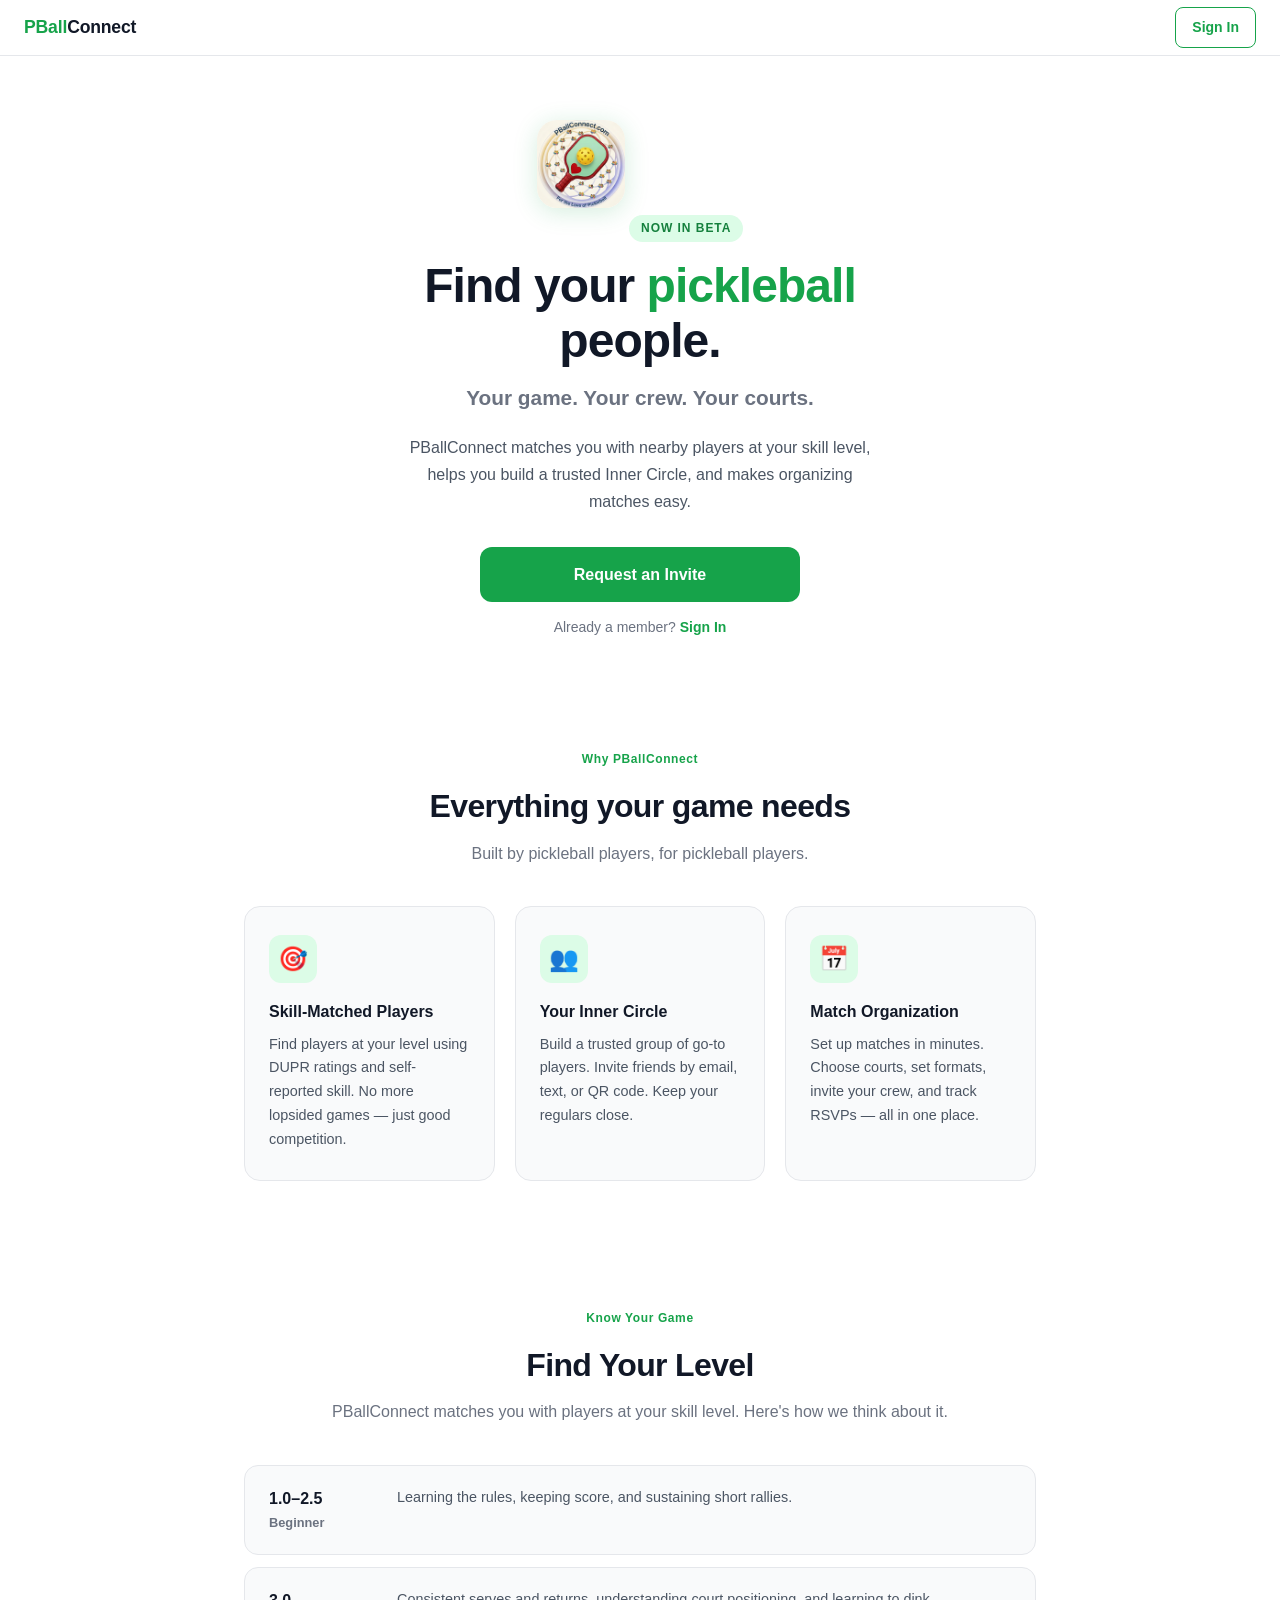
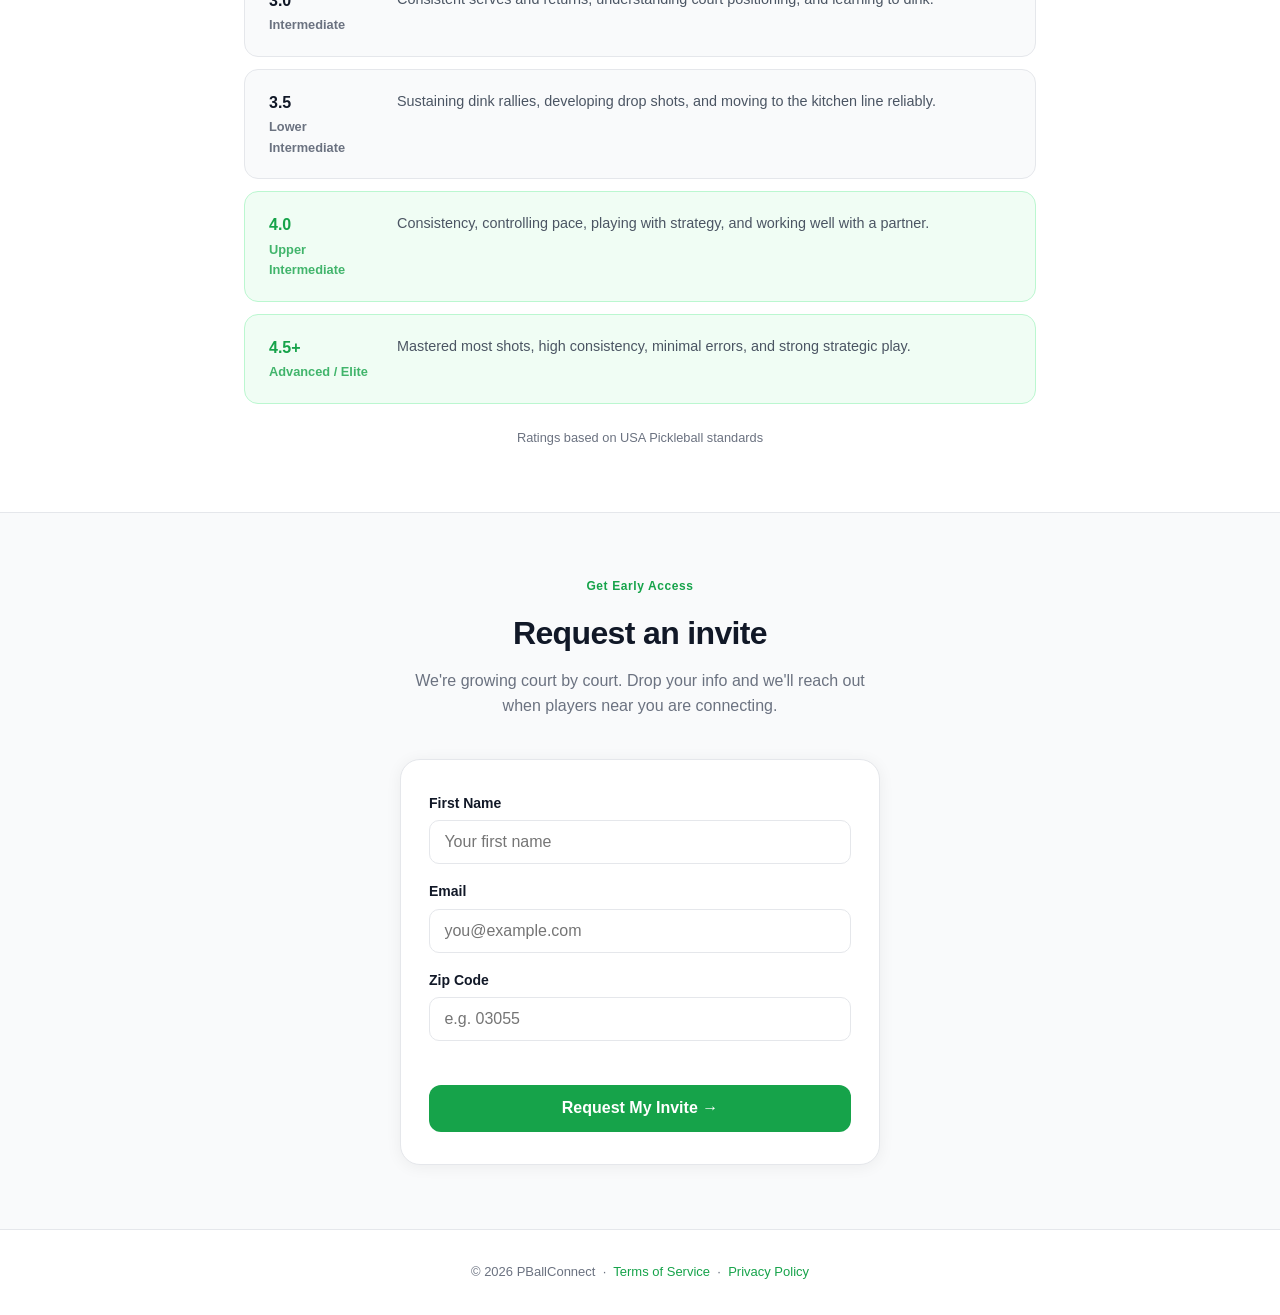
<file: index.html>
<!--
  FUTURE: When ready to make this the root page:
  rename index.html → app.html
  rename landing.html → index.html
  update _redirects accordingly
-->
<!DOCTYPE html>
<html lang="en">
<head>
  <meta charset="UTF-8"/>
  <meta name="viewport" content="width=device-width, initial-scale=1.0"/>
  <meta name="description" content="Find pickleball players near you. Build your Inner Circle, organize matches, and connect with your local pickleball community."/>
  <meta property="og:title" content="PBallConnect — Find Your Pickleball People"/>
  <meta property="og:description" content="Find pickleball players near you. Build your Inner Circle, organize matches, and connect with your local community."/>
  <meta property="og:type" content="website"/>
  <meta property="og:image" content="https://pballconnect.com/icon-512.png"/>
  <title>PBallConnect — Find Your Pickleball People</title>

  <!-- Cloudflare Turnstile -->
  <script src="https://challenges.cloudflare.com/turnstile/v0/api.js" async defer></script>

  <style>
    *, *::before, *::after { box-sizing: border-box; margin: 0; padding: 0; }

    :root {
      --green: #16a34a;
      --green-dark: #15803d;
      --green-light: #dcfce7;
      --text: #111827;
      --muted: #6b7280;
      --border: #e5e7eb;
      --bg: #ffffff;
      --bg-alt: #f9fafb;
    }

    html { scroll-behavior: smooth; }

    body {
      font-family: -apple-system, BlinkMacSystemFont, 'Segoe UI', Roboto, sans-serif;
      color: var(--text);
      background: var(--bg);
      line-height: 1.6;
      -webkit-font-smoothing: antialiased;
    }

    /* ── Nav ── */
    .nav {
      position: sticky;
      top: 0;
      z-index: 100;
      background: rgba(255,255,255,0.95);
      backdrop-filter: blur(8px);
      -webkit-backdrop-filter: blur(8px);
      border-bottom: 1px solid var(--border);
      padding: 0 1.5rem;
      height: 56px;
      display: flex;
      align-items: center;
      justify-content: space-between;
    }

    .nav-logo-text {
      font-size: 1.1rem;
      font-weight: 800;
      color: var(--text);
      letter-spacing: -0.01em;
    }

    .nav-logo-text span { color: var(--green); }

    .nav-signin {
      font-size: 0.875rem;
      font-weight: 600;
      color: var(--green);
      text-decoration: none;
      padding: 0.5rem 1rem;
      border: 1.5px solid var(--green);
      border-radius: 8px;
      transition: background 0.15s, color 0.15s;
    }

    .nav-signin:hover {
      background: var(--green);
      color: #fff;
    }

    /* ── Hero ── */
    .hero {
      text-align: center;
      padding: 4rem 1.5rem 3rem;
      max-width: 640px;
      margin: 0 auto;
    }

    .hero-logo {
      width: 88px;
      height: 88px;
      border-radius: 20px;
      margin-bottom: 1.5rem;
      box-shadow: 0 4px 24px rgba(22,163,74,0.18);
    }

    .hero-eyebrow {
      display: inline-block;
      background: var(--green-light);
      color: var(--green-dark);
      font-size: 0.75rem;
      font-weight: 700;
      letter-spacing: 0.08em;
      text-transform: uppercase;
      padding: 0.25rem 0.75rem;
      border-radius: 999px;
      margin-bottom: 1rem;
    }

    .hero h1 {
      font-size: clamp(2rem, 6vw, 3rem);
      font-weight: 800;
      line-height: 1.15;
      letter-spacing: -0.02em;
      margin-bottom: 0.75rem;
    }

    .hero h1 .green { color: var(--green); }

    .hero-tagline {
      font-size: clamp(1.1rem, 3vw, 1.3rem);
      font-weight: 600;
      color: var(--muted);
      margin-bottom: 1.25rem;
    }

    .hero-desc {
      font-size: 1rem;
      color: #4b5563;
      max-width: 480px;
      margin: 0 auto 2rem;
      line-height: 1.7;
    }

    .hero-actions {
      display: flex;
      flex-direction: column;
      align-items: center;
      gap: 0.875rem;
    }

    .btn-primary {
      display: inline-block;
      background: var(--green);
      color: #fff;
      font-size: 1rem;
      font-weight: 700;
      padding: 0.9rem 2rem;
      border-radius: 12px;
      text-decoration: none;
      border: none;
      cursor: pointer;
      transition: background 0.15s, transform 0.1s;
      width: 100%;
      max-width: 320px;
      text-align: center;
    }

    .btn-primary:hover { background: var(--green-dark); transform: translateY(-1px); }
    .btn-primary:active { transform: translateY(0); }

    .hero-signin-link {
      font-size: 0.875rem;
      color: var(--muted);
      text-decoration: none;
    }

    .hero-signin-link a {
      color: var(--green);
      font-weight: 600;
      text-decoration: none;
    }

    .hero-signin-link a:hover { text-decoration: underline; }

    /* ── Social proof strip ── */
    .proof-strip {
      background: var(--bg-alt);
      border-top: 1px solid var(--border);
      border-bottom: 1px solid var(--border);
      padding: 1.25rem 1.5rem;
      text-align: center;
    }

    .proof-strip p {
      font-size: 0.875rem;
      color: var(--muted);
    }

    .proof-strip strong {
      color: var(--text);
    }

    /* ── Features ── */
    .features {
      padding: 4rem 1.5rem;
      max-width: 840px;
      margin: 0 auto;
    }

    .section-label {
      text-align: center;
      font-size: 0.75rem;
      font-weight: 700;
      letter-spacing: 0.05em;
      color: var(--green);
      margin-bottom: 0.75rem;
    }

    .section-title {
      text-align: center;
      font-size: clamp(1.5rem, 4vw, 2rem);
      font-weight: 800;
      letter-spacing: -0.02em;
      margin-bottom: 0.5rem;
    }

    .section-sub {
      text-align: center;
      font-size: 1rem;
      color: var(--muted);
      margin-bottom: 2.5rem;
    }

    .features-grid {
      display: grid;
      grid-template-columns: 1fr;
      gap: 1.25rem;
    }

    @media (min-width: 600px) {
      .features-grid { grid-template-columns: repeat(3, 1fr); }
    }

    .feature-card {
      background: var(--bg-alt);
      border: 1px solid var(--border);
      border-radius: 16px;
      padding: 1.75rem 1.5rem;
      transition: box-shadow 0.2s, transform 0.15s;
    }

    .feature-card:hover {
      box-shadow: 0 4px 20px rgba(0,0,0,0.07);
      transform: translateY(-2px);
    }

    .feature-icon {
      width: 48px;
      height: 48px;
      background: var(--green-light);
      border-radius: 12px;
      display: flex;
      align-items: center;
      justify-content: center;
      font-size: 1.5rem;
      margin-bottom: 1rem;
    }

    .feature-card h3 {
      font-size: 1rem;
      font-weight: 700;
      margin-bottom: 0.5rem;
    }

    .feature-card p {
      font-size: 0.9rem;
      color: #4b5563;
      line-height: 1.65;
    }

    /* ── Waitlist section ── */
    .waitlist-section {
      background: var(--bg-alt);
      border-top: 1px solid var(--border);
      padding: 4rem 1.5rem;
    }

    .waitlist-inner {
      max-width: 480px;
      margin: 0 auto;
    }

    .waitlist-form-wrap {
      background: #fff;
      border: 1px solid var(--border);
      border-radius: 20px;
      padding: 2rem 1.75rem;
      box-shadow: 0 2px 16px rgba(0,0,0,0.06);
    }

    .form-group {
      margin-bottom: 1rem;
    }

    .form-group label {
      display: block;
      font-size: 0.875rem;
      font-weight: 600;
      color: var(--text);
      margin-bottom: 0.375rem;
    }

    .form-group input {
      width: 100%;
      padding: 0.75rem 0.9rem;
      border: 1.5px solid var(--border);
      border-radius: 10px;
      font-size: 1rem;
      color: var(--text);
      background: #fff;
      transition: border-color 0.15s, box-shadow 0.15s;
      outline: none;
      -webkit-appearance: none;
    }

    .form-group input:focus {
      border-color: var(--green);
      box-shadow: 0 0 0 3px rgba(22,163,74,0.12);
    }

    .form-group input.error {
      border-color: #dc2626;
    }

    /* Honeypot — visually hidden, out of tab order */
    .hp-field {
      position: absolute;
      left: -9999px;
      width: 1px;
      height: 1px;
      overflow: hidden;
      opacity: 0;
    }

    .turnstile-wrap {
      margin: 1.25rem 0;
      display: flex;
      justify-content: center;
    }

    .btn-submit {
      width: 100%;
      padding: 0.9rem 1.5rem;
      background: var(--green);
      color: #fff;
      font-size: 1rem;
      font-weight: 700;
      border: none;
      border-radius: 12px;
      cursor: pointer;
      transition: background 0.15s, opacity 0.15s;
      margin-top: 0.25rem;
    }

    .btn-submit:hover:not(:disabled) { background: var(--green-dark); }

    .btn-submit:disabled {
      opacity: 0.6;
      cursor: not-allowed;
    }

    .form-error {
      display: none;
      background: #fef2f2;
      border: 1px solid #fecaca;
      border-radius: 8px;
      padding: 0.75rem 1rem;
      color: #dc2626;
      font-size: 0.875rem;
      margin-top: 1rem;
      line-height: 1.5;
    }

    /* Success state */
    .waitlist-success {
      display: none;
      text-align: center;
      padding: 1rem 0;
    }

    .success-icon {
      font-size: 3rem;
      margin-bottom: 1rem;
    }

    .waitlist-success h3 {
      font-size: 1.4rem;
      font-weight: 800;
      margin-bottom: 0.75rem;
    }

    .waitlist-success p {
      font-size: 0.95rem;
      color: #4b5563;
      line-height: 1.7;
    }

    .waitlist-success .share-prompt {
      margin-top: 1.25rem;
      font-size: 0.875rem;
      color: var(--muted);
    }

    /* ── Footer ── */
    footer {
      text-align: center;
      padding: 2rem 1.5rem;
      border-top: 1px solid var(--border);
      font-size: 0.8125rem;
      color: var(--muted);
    }

    footer a {
      color: var(--green);
      text-decoration: none;
    }

    footer a:hover { text-decoration: underline; }

    /* ── Sign In Modal ── */
    #signInModal {
      display: none;
      position: fixed;
      inset: 0;
      background: rgba(0,0,0,0.45);
      z-index: 200;
      align-items: center;
      justify-content: center;
      padding: 1rem;
    }
    .si-card {
      background: #fff;
      border-radius: 20px;
      padding: 2rem 1.75rem;
      width: 100%;
      max-width: 400px;
      position: relative;
      box-shadow: 0 20px 60px rgba(0,0,0,0.2);
    }
    .si-close {
      position: absolute;
      top: 0.875rem;
      right: 1rem;
      background: none;
      border: none;
      font-size: 1.5rem;
      color: var(--muted);
      cursor: pointer;
      line-height: 1;
      padding: 0.25rem 0.375rem;
    }
    .si-close:hover { color: var(--text); }
    .si-logo {
      width: 56px;
      height: 56px;
      border-radius: 14px;
      display: block;
      margin: 0 auto 0.75rem;
      box-shadow: 0 2px 12px rgba(22,163,74,0.15);
    }
    .si-title {
      font-size: 1.25rem;
      font-weight: 800;
      color: var(--text);
      text-align: center;
      margin-bottom: 0.25rem;
    }
    .si-sub {
      font-size: 0.875rem;
      color: var(--muted);
      text-align: center;
      margin-bottom: 1.5rem;
      line-height: 1.5;
    }
    #siEmail {
      display: block;
      width: 100%;
      padding: 0.75rem 0.9rem;
      border: 1.5px solid var(--border);
      border-radius: 10px;
      font-size: 1rem;
      color: var(--text);
      background: #fff;
      outline: none;
      -webkit-appearance: none;
      margin-bottom: 0.75rem;
      font-family: inherit;
      transition: border-color 0.15s, box-shadow 0.15s;
    }
    #siEmail:focus {
      border-color: var(--green);
      box-shadow: 0 0 0 3px rgba(22,163,74,0.12);
    }
    #siSubmitBtn {
      display: block;
      width: 100%;
      padding: 0.875rem 1.5rem;
      background: var(--green);
      color: #fff;
      font-size: 1rem;
      font-weight: 700;
      border: none;
      border-radius: 12px;
      cursor: pointer;
      transition: background 0.15s;
      font-family: inherit;
    }
    #siSubmitBtn:hover:not(:disabled) { background: var(--green-dark); }
    #siSubmitBtn:disabled { opacity: 0.6; cursor: not-allowed; }
    #siErrMsg {
      display: none;
      margin-top: 0.75rem;
      padding: 0.75rem 1rem;
      background: #fef2f2;
      border: 1px solid #fecaca;
      border-radius: 8px;
      color: #dc2626;
      font-size: 0.875rem;
    }
    #siLoading {
      display: none;
      text-align: center;
      color: var(--muted);
      font-size: 0.95rem;
      padding: 1rem 0;
    }
    #siSuccess {
      display: none;
      text-align: center;
      padding: 0.5rem 0;
    }
    .si-success-icon { font-size: 2.5rem; margin-bottom: 0.75rem; }
    #siSuccessDetail { font-size: 0.9rem; color: #4b5563; line-height: 1.6; }
  </style>
</head>
<body>

  <!-- ── Nav ── -->
  <nav class="nav" role="navigation" aria-label="Main navigation">
    <span class="nav-logo-text"><span>PBall</span>Connect</span>
    <a href="javascript:void(0)" onclick="openSignInModal()" class="nav-signin">Sign In</a>
  </nav>

  <!-- ── Hero ── -->
  <section class="hero" aria-label="Hero">
    <img src="icon-192.png" alt="PBallConnect" class="hero-logo"/>
    <div class="hero-eyebrow">Now in Beta</div>
    <h1>Find your <span class="green">pickleball</span> people.</h1>
    <p class="hero-tagline">Your game. Your crew. Your courts.</p>
    <p class="hero-desc">
      PBallConnect matches you with nearby players at your skill level,
      helps you build a trusted Inner Circle, and makes organizing matches easy.
    </p>
    <div class="hero-actions">
      <a href="#waitlist" class="btn-primary">Request an Invite</a>
      <p class="hero-signin-link">Already a member? <a href="javascript:void(0)" onclick="openSignInModal()">Sign In</a></p>
    </div>
  </section>

  <!-- ── Features ── -->
  <section class="features" aria-label="Features">
    <p class="section-label">Why PBallConnect</p>
    <h2 class="section-title">Everything your game needs</h2>
    <p class="section-sub">Built by pickleball players, for pickleball players.</p>

    <div class="features-grid">
      <div class="feature-card">
        <div class="feature-icon" aria-hidden="true">🎯</div>
        <h3>Skill-Matched Players</h3>
        <p>Find players at your level using DUPR ratings and self-reported skill. No more lopsided games — just good competition.</p>
      </div>
      <div class="feature-card">
        <div class="feature-icon" aria-hidden="true">👥</div>
        <h3>Your Inner Circle</h3>
        <p>Build a trusted group of go-to players. Invite friends by email, text, or QR code. Keep your regulars close.</p>
      </div>
      <div class="feature-card">
        <div class="feature-icon" aria-hidden="true">📅</div>
        <h3>Match Organization</h3>
        <p>Set up matches in minutes. Choose courts, set formats, invite your crew, and track RSVPs — all in one place.</p>
      </div>
    </div>
  </section>

  <!-- ── Skill Levels ── -->
  <section style="padding:4rem 1.5rem;max-width:840px;margin:0 auto;" aria-label="Skill levels">
    <p class="section-label">Know Your Game</p>
    <h2 class="section-title">Find Your Level</h2>
    <p class="section-sub">PBallConnect matches you with players at your skill level. Here's how we think about it.</p>

    <div style="display:flex;flex-direction:column;gap:0.75rem;">

      <div style="display:grid;grid-template-columns:7rem 1fr;gap:1rem;align-items:start;background:var(--bg-alt);border:1px solid var(--border);border-radius:14px;padding:1.25rem 1.5rem;">
        <div>
          <div style="font-size:1rem;font-weight:800;color:var(--text);">1.0–2.5</div>
          <div style="font-size:0.8rem;font-weight:600;color:var(--muted);margin-top:2px;">Beginner</div>
        </div>
        <div style="font-size:0.9rem;color:#4b5563;line-height:1.65;">Learning the rules, keeping score, and sustaining short rallies.</div>
      </div>

      <div style="display:grid;grid-template-columns:7rem 1fr;gap:1rem;align-items:start;background:var(--bg-alt);border:1px solid var(--border);border-radius:14px;padding:1.25rem 1.5rem;">
        <div>
          <div style="font-size:1rem;font-weight:800;color:var(--text);">3.0</div>
          <div style="font-size:0.8rem;font-weight:600;color:var(--muted);margin-top:2px;">Intermediate</div>
        </div>
        <div style="font-size:0.9rem;color:#4b5563;line-height:1.65;">Consistent serves and returns, understanding court positioning, and learning to dink.</div>
      </div>

      <div style="display:grid;grid-template-columns:7rem 1fr;gap:1rem;align-items:start;background:var(--bg-alt);border:1px solid var(--border);border-radius:14px;padding:1.25rem 1.5rem;">
        <div>
          <div style="font-size:1rem;font-weight:800;color:var(--text);">3.5</div>
          <div style="font-size:0.8rem;font-weight:600;color:var(--muted);margin-top:2px;">Lower Intermediate</div>
        </div>
        <div style="font-size:0.9rem;color:#4b5563;line-height:1.65;">Sustaining dink rallies, developing drop shots, and moving to the kitchen line reliably.</div>
      </div>

      <div style="display:grid;grid-template-columns:7rem 1fr;gap:1rem;align-items:start;background:#f0fdf4;border:1px solid #bbf7d0;border-radius:14px;padding:1.25rem 1.5rem;">
        <div>
          <div style="font-size:1rem;font-weight:800;color:var(--green);">4.0</div>
          <div style="font-size:0.8rem;font-weight:600;color:var(--green);opacity:0.8;margin-top:2px;">Upper Intermediate</div>
        </div>
        <div style="font-size:0.9rem;color:#4b5563;line-height:1.65;">Consistency, controlling pace, playing with strategy, and working well with a partner.</div>
      </div>

      <div style="display:grid;grid-template-columns:7rem 1fr;gap:1rem;align-items:start;background:#f0fdf4;border:1px solid #bbf7d0;border-radius:14px;padding:1.25rem 1.5rem;">
        <div>
          <div style="font-size:1rem;font-weight:800;color:var(--green);">4.5+</div>
          <div style="font-size:0.8rem;font-weight:600;color:var(--green);opacity:0.8;margin-top:2px;">Advanced / Elite</div>
        </div>
        <div style="font-size:0.9rem;color:#4b5563;line-height:1.65;">Mastered most shots, high consistency, minimal errors, and strong strategic play.</div>
      </div>

    </div>

    <p style="text-align:center;font-size:0.8rem;color:var(--muted);margin-top:1.5rem;">Ratings based on USA Pickleball standards</p>
  </section>

  <!-- ── Waitlist ── -->
  <section class="waitlist-section" id="waitlist" aria-label="Join the waitlist">
    <div class="waitlist-inner">
      <p class="section-label">Get Early Access</p>
      <h2 class="section-title" style="margin-bottom:0.5rem;">Request an invite</h2>
      <p class="section-sub">We're growing court by court. Drop your info and we'll reach&nbsp;out when players near you are connecting.</p>

      <div class="waitlist-form-wrap">
        <!-- Success state (hidden until submission) -->
        <div class="waitlist-success" id="waitlistSuccess" role="alert" aria-live="polite">
          <div class="success-icon">🎉</div>
          <h3>You're on the list!</h3>
          <p>We'll reach out when players near you are connecting on PBallConnect. Keep an eye on your inbox.</p>
          <p class="share-prompt">Know other players? Send them to <strong>pballconnect.com</strong></p>
        </div>

        <!-- Form -->
        <form id="waitlistForm" novalidate autocomplete="on">
          <div class="form-group">
            <label for="wlFirstName">First Name</label>
            <input
              type="text"
              id="wlFirstName"
              name="firstName"
              placeholder="Your first name"
              autocomplete="given-name"
              required
            />
          </div>

          <div class="form-group">
            <label for="wlEmail">Email</label>
            <input
              type="email"
              id="wlEmail"
              name="email"
              placeholder="you@example.com"
              autocomplete="email"
              required
            />
          </div>

          <div class="form-group">
            <label for="wlZip">Zip Code</label>
            <input
              type="text"
              id="wlZip"
              name="zip"
              placeholder="e.g. 03055"
              autocomplete="postal-code"
              inputmode="numeric"
              maxlength="5"
              pattern="\d{5}"
              required
            />
          </div>

          <!-- Honeypot — do not remove, do not label -->
          <div class="hp-field" aria-hidden="true">
            <input
              type="text"
              name="website"
              id="wlHoneypot"
              tabindex="-1"
              autocomplete="off"
              value=""
            />
          </div>

          <!-- Cloudflare Turnstile -->
          <div class="turnstile-wrap">
            <div
              class="cf-turnstile"
              data-sitekey="0x4AAAAAADFDt6fSq_uOBj0O"
              data-theme="light"
              id="wlTurnstile"
            ></div>
          </div>

          <button type="submit" class="btn-submit" id="wlSubmitBtn">
            Request My Invite &rarr;
          </button>

          <div class="form-error" id="wlError" role="alert" aria-live="assertive"></div>
        </form>
      </div>
    </div>
  </section>

  <!-- ── Footer ── -->
  <footer>
    <p>
      &copy; 2026 PBallConnect &nbsp;&middot;&nbsp;
      <a href="https://pballconnect.com/terms">Terms of Service</a> &nbsp;&middot;&nbsp;
      <a href="https://pballconnect.com/privacy">Privacy Policy</a>
    </p>
  </footer>

  <!-- ── Sign In Modal ── -->
  <div id="signInModal" role="dialog" aria-modal="true" aria-labelledby="siModalTitle">
    <div class="si-card">
      <button class="si-close" onclick="closeSignInModal()" aria-label="Close">&times;</button>
      <img src="icon-192.png" alt="PBallConnect" class="si-logo"/>
      <div class="si-title" id="siModalTitle">Sign In</div>
      <div class="si-sub">Enter your email &mdash; we&rsquo;ll send you a magic link to sign in.</div>
      <div id="siForm">
        <input type="email" id="siEmail" placeholder="you@example.com" autocomplete="email"
          onkeydown="if(event.key==='Enter')doSignIn()"/>
        <button id="siSubmitBtn" onclick="doSignIn()">Send Magic Link &rarr;</button>
        <div id="siErrMsg"></div>
      </div>
      <div id="siLoading">Sending&hellip;</div>
      <div id="siSuccess">
        <div class="si-success-icon">&#x2709;&#xFE0F;</div>
        <p id="siSuccessDetail"></p>
      </div>
    </div>
  </div>

  <script>
    var _siSupabaseUrl = 'https://dltiirdjfbjtydazrmvr.supabase.co';
    var _siAnonKey = 'eyJhbGciOiJIUzI1NiIsInR5cCI6IkpXVCJ9.eyJpc3MiOiJzdXBhYmFzZSIsInJlZiI6ImRsdGlpcmRqZmJqdHlkYXpybXZyIiwicm9sZSI6ImFub24iLCJpYXQiOjE3NzM1MDQxNzgsImV4cCI6MjA4OTA4MDE3OH0.oBDtS3RZlGxMkqon-r1wdfYR6jPTSPGWIa8cZh7fLWA';

    function openSignInModal() {
      document.getElementById('signInModal').style.display = 'flex';
      setTimeout(function () { document.getElementById('siEmail').focus(); }, 100);
    }

    function closeSignInModal() {
      document.getElementById('signInModal').style.display = 'none';
      document.getElementById('siForm').style.display = 'block';
      document.getElementById('siLoading').style.display = 'none';
      document.getElementById('siSuccess').style.display = 'none';
      document.getElementById('siErrMsg').style.display = 'none';
      document.getElementById('siEmail').value = '';
      var btn = document.getElementById('siSubmitBtn');
      btn.disabled = false;
      btn.textContent = 'Send Magic Link →';
    }

    async function doSignIn() {
      var email = (document.getElementById('siEmail').value || '').trim().toLowerCase();
      var errEl = document.getElementById('siErrMsg');
      var btn = document.getElementById('siSubmitBtn');
      var formEl = document.getElementById('siForm');
      var loadingEl = document.getElementById('siLoading');
      var successEl = document.getElementById('siSuccess');
      var detailEl = document.getElementById('siSuccessDetail');

      errEl.style.display = 'none';
      if (!email || email.indexOf('@') < 1 || email.lastIndexOf('.') <= email.indexOf('@')) {
        errEl.textContent = 'Please enter a valid email address.';
        errEl.style.display = 'block';
        return;
      }

      btn.disabled = true;
      formEl.style.display = 'none';
      loadingEl.style.display = 'block';

      try {
        var res = await fetch(_siSupabaseUrl + '/auth/v1/otp?redirect_to=' + encodeURIComponent(window.location.origin + '/app.html'), {
          method: 'POST',
          headers: { 'Content-Type': 'application/json', 'apikey': _siAnonKey },
          body: JSON.stringify({
            email: email
          })
        });
        loadingEl.style.display = 'none';
        if (res.ok) {
          successEl.style.display = 'block';
          detailEl.textContent = 'We sent a magic link to ' + email + '. Click it to sign in.';
        } else {
          throw new Error('Status ' + res.status);
        }
      } catch (e) {
        loadingEl.style.display = 'none';
        formEl.style.display = 'block';
        btn.disabled = false;
        errEl.textContent = 'Could not send link. Please try again.';
        errEl.style.display = 'block';
      }
    }

    document.getElementById('signInModal').addEventListener('click', function (e) {
      if (e.target === this) closeSignInModal();
    });
  </script>

  <script>
    (function () {
      var form = document.getElementById('waitlistForm');
      var submitBtn = document.getElementById('wlSubmitBtn');
      var errorEl = document.getElementById('wlError');
      var successEl = document.getElementById('waitlistSuccess');
      var honeypot = document.getElementById('wlHoneypot');

      function showError(msg) {
        errorEl.textContent = msg;
        errorEl.style.display = 'block';
        submitBtn.disabled = false;
      }

      function hideError() {
        errorEl.style.display = 'none';
        errorEl.textContent = '';
      }

      function showSuccess() {
        form.style.display = 'none';
        successEl.style.display = 'block';
      }

      function getTurnstileToken() {
        // Turnstile auto-populates a hidden input named cf-turnstile-response
        var el = document.querySelector('[name="cf-turnstile-response"]');
        return el ? el.value : '';
      }

      form.addEventListener('submit', function (e) {
        e.preventDefault();
        hideError();

        var firstName = document.getElementById('wlFirstName').value.trim();
        var email = document.getElementById('wlEmail').value.trim();
        var zip = document.getElementById('wlZip').value.trim();
        var hp = honeypot ? honeypot.value : '';
        var turnstileToken = getTurnstileToken();

        // Client-side validation
        if (!firstName) { return showError('Please enter your first name.'); }
        if (!email || !email.includes('@')) { return showError('Please enter a valid email address.'); }
        if (!/^\d{5}$/.test(zip)) { return showError('Please enter a valid 5-digit zip code.'); }

        // Honeypot check — silently fake success if filled
        if (hp) {
          showSuccess();
          return;
        }

        submitBtn.disabled = true;
        submitBtn.textContent = 'Submitting\u2026';

        fetch('/api/waitlist', {
          method: 'POST',
          headers: { 'Content-Type': 'application/json' },
          body: JSON.stringify({
            firstName: firstName,
            email: email,
            zip: zip,
            turnstileToken: turnstileToken,
          }),
        })
          .then(function (res) {
            return res.json().then(function (data) {
              return { status: res.status, data: data };
            });
          })
          .then(function (result) {
            if (result.status === 200 && result.data.ok) {
              showSuccess();
            } else if (result.status === 429) {
              showError('You\u2019ve submitted too many times. Please try again in an hour.');
              submitBtn.disabled = false;
              submitBtn.textContent = 'Request My Invite \u2192';
            } else if (result.status === 403) {
              showError('Security check failed. Please refresh and try again.');
              submitBtn.disabled = false;
              submitBtn.textContent = 'Request My Invite \u2192';
            } else {
              showError(result.data.error || 'Something went wrong. Please try again.');
              submitBtn.disabled = false;
              submitBtn.textContent = 'Request My Invite \u2192';
            }
          })
          .catch(function () {
            showError('Network error. Please check your connection and try again.');
            submitBtn.disabled = false;
            submitBtn.textContent = 'Request My Invite \u2192';
          });
      });
    })();
  </script>
</body>
</html>
</file>
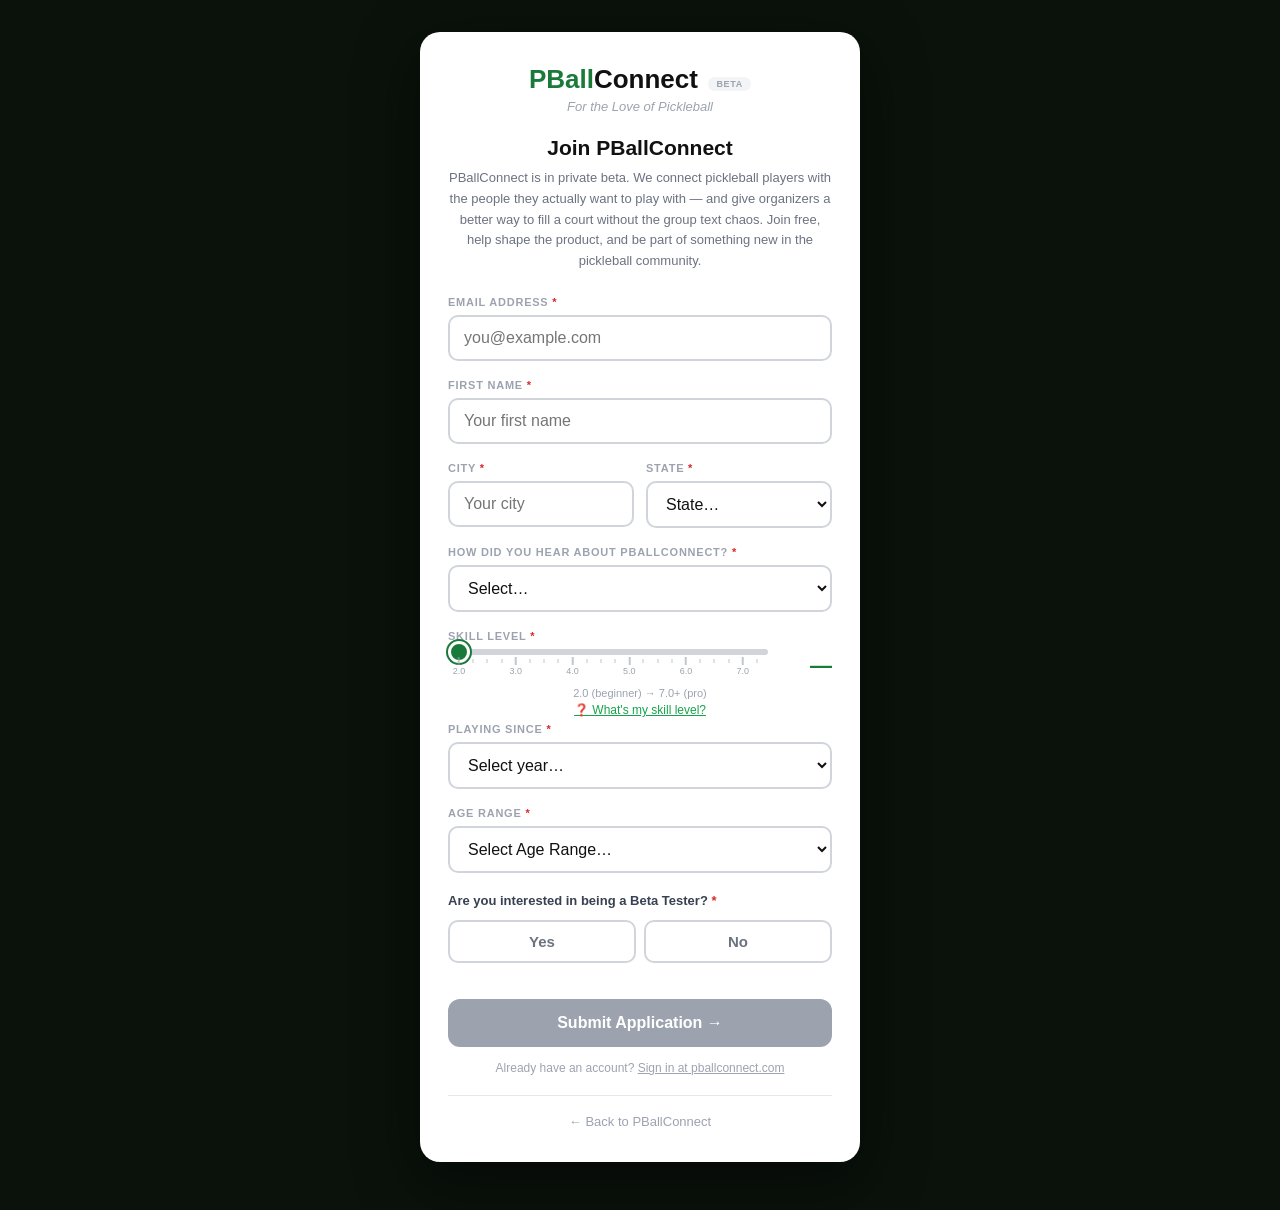
<file: join.html>
<!DOCTYPE html>
<html lang="en">
<head>
  <meta charset="utf-8"/>
  <meta name="viewport" content="width=device-width, initial-scale=1.0"/>
  <title>Join PBallConnect</title>
  <script src="https://challenges.cloudflare.com/turnstile/v0/api.js" async defer></script>
  <style>
    *, *::before, *::after { box-sizing: border-box; margin: 0; padding: 0; }
    body { background: #0a120b; font-family: Arial, sans-serif; min-height: 100vh;
           display: flex; align-items: flex-start; justify-content: center;
           padding: 32px 20px 48px; }
    .card { background: #fff; border-radius: 20px; padding: 32px 28px;
            width: 100%; max-width: 440px; box-shadow: 0 20px 60px rgba(0,0,0,0.5); }
    .logo { text-align: center; margin-bottom: 4px; }
    .logo .pb { font-size: 26px; font-weight: 800; color: #1a7a3a; }
    .logo .conn { font-size: 26px; font-weight: 800; color: #111; }
    .logo .beta { display: inline-block; margin-left: 6px; padding: 2px 8px;
                  border-radius: 999px; background: #f3f4f6; color: #9ca3af;
                  font-size: 9px; font-weight: 700; letter-spacing: .08em; vertical-align: middle; }
    .tagline { text-align: center; color: #9ca3af; font-style: italic;
               font-size: 13px; margin: 0 0 22px; }
    .heading { font-size: 21px; font-weight: 800; color: #111;
               text-align: center; margin-bottom: 8px; }
    .sub { font-size: 13px; color: #6b7280; text-align: center;
           line-height: 1.6; margin-bottom: 24px; }
    .field-label { display: block; font-size: 11px; font-weight: 700; color: #9ca3af;
                   text-transform: uppercase; letter-spacing: .07em; margin-bottom: 7px; }
    .field-label .req { color: #dc2626; }
    input[type="email"], input[type="text"], select {
      width: 100%; padding: 12px 14px; border: 2px solid #d1d5db; border-radius: 10px;
      font-size: 16px; color: #111; background: #fff; outline: none; margin-bottom: 18px;
      font-family: Arial, sans-serif;
    }
    input[type="email"]:focus, input[type="text"]:focus, select:focus { border-color: #1a7a3a; }
    .two-col { display: flex; gap: 12px; }
    .two-col > div { flex: 1; min-width: 0; }
    .slider-row { display: flex; align-items: center; gap: 12px; margin-bottom: 4px; }
    .slider-wrap { flex: 1; }
    .slider-row input[type="range"] {
      -webkit-appearance: none; appearance: none;
      display: block; width: 100%; height: 6px;
      border-radius: 3px; border: none; outline: none;
      cursor: pointer; padding: 0; margin: 0;
      background: linear-gradient(to right, #1a7a3a 0%, #1a7a3a var(--pct,0%), #d1d5db var(--pct,0%), #d1d5db 100%);
    }
    .slider-row input[type="range"]::-webkit-slider-thumb {
      -webkit-appearance: none;
      width: 22px; height: 22px; border-radius: 50%;
      background: #1a7a3a; border: 3px solid #fff;
      box-shadow: 0 0 0 2px #1a7a3a; cursor: pointer;
    }
    .slider-row input[type="range"]::-moz-range-thumb {
      width: 22px; height: 22px; border-radius: 50%;
      background: #1a7a3a; border: 3px solid #fff; cursor: pointer;
    }
    .slider-val { font-size: 22px; font-weight: 800; color: #1a7a3a;
                  min-width: 52px; text-align: right; }
    .slider-hint { font-size: 11px; color: #9ca3af; text-align: center; margin-bottom: 4px; }
    .skill-guide-link { display: block; text-align: center; font-size: 12px;
                        color: #16a34a; text-decoration: underline; cursor: pointer;
                        margin-bottom: 6px; }
    .skill-guide { display: none; background: #f0fdf4; border: 1px solid #d1fae5;
                   border-radius: 10px; padding: 14px; margin-bottom: 18px;
                   font-size: 12px; color: #065f46; line-height: 1.7; }
    .toggle-section { margin-bottom: 18px; }
    .toggle-question { font-size: 13px; font-weight: 700; color: #374151;
                       margin-bottom: 10px; line-height: 1.5; }
    .toggle-row { display: flex; gap: 8px; }
    .toggle-btn { flex: 1; padding: 11px 0; border: 2px solid #d1d5db; border-radius: 10px;
                  background: #fff; color: #6b7280; font-size: 15px; font-weight: 700;
                  cursor: pointer; transition: all .15s; font-family: Arial, sans-serif; }
    .toggle-btn.sel-yes { background: #1a7a3a; border-color: #1a7a3a; color: #fff; }
    .toggle-btn.sel-no  { background: #374151; border-color: #374151; color: #fff; }
    .calendly-wrap { margin-top: 12px; }
    .calendly-btn { display: block; width: 100%; padding: 13px 0;
                    background: #2563eb; color: #fff; font-size: 14px; font-weight: 700;
                    text-align: center; text-decoration: none; border-radius: 10px;
                    font-family: Arial, sans-serif; }
    .turnstile-wrap { display: flex; justify-content: center; margin: 4px 0 18px; }
    .submit-btn { width: 100%; padding: 15px; background: #9ca3af; color: #fff;
                  font-size: 16px; font-weight: 800; border: none; border-radius: 12px;
                  cursor: not-allowed; transition: background .2s; margin-bottom: 14px; }
    .submit-btn.ready { background: #1a7a3a; cursor: pointer; }
    .small-print { color: #9ca3af; font-size: 12px; text-align: center; margin-bottom: 20px; }
    .small-print a { color: #9ca3af; }
    .error-msg { display: none; color: #dc2626; font-size: 12px; margin: -10px 0 14px;
                 padding: 10px; background: #fef2f2; border-radius: 8px; }
    .confirm-state { display: none; text-align: center; padding: 14px 0; }
    .confirm-state .icon { font-size: 36px; margin-bottom: 12px; }
    .confirm-state .title { font-size: 18px; font-weight: 700; color: #111; margin-bottom: 8px; }
    .confirm-state .body { font-size: 14px; color: #6b7280; line-height: 1.6; }
    hr { border: none; border-top: 1px solid #e5e7eb; margin: 0 0 16px; }
    .back { text-align: center; margin: 0; }
    .back a { color: #9ca3af; font-size: 13px; text-decoration: none; }
  </style>
</head>
<body>

<div class="card">
  <div class="logo">
    <span class="pb">PBall</span><span class="conn">Connect</span>
    <span class="beta">BETA</span>
  </div>
  <p class="tagline">For the Love of Pickleball</p>

  <!-- Form state -->
  <div id="formState">
    <h1 class="heading">Join PBallConnect</h1>
    <p class="sub">PBallConnect is in private beta. We connect pickleball players with the people they actually want to play with — and give organizers a better way to fill a court without the group text chaos. Join free, help shape the product, and be part of something new in the pickleball community.</p>

    <!-- Email -->
    <label class="field-label" for="jEmail">Email Address <span class="req">*</span></label>
    <input type="email" id="jEmail" autocomplete="email" placeholder="you@example.com"
      oninput="jCheck()"
      onfocus="this.style.borderColor='#1a7a3a'"
      onblur="this.style.borderColor='#d1d5db'"/>

    <!-- First Name -->
    <label class="field-label" for="jFirstName">First Name <span class="req">*</span></label>
    <input type="text" id="jFirstName" autocomplete="given-name" placeholder="Your first name"
      oninput="jCheck()"
      onfocus="this.style.borderColor='#1a7a3a'"
      onblur="this.style.borderColor='#d1d5db'"/>

    <!-- City + State -->
    <div class="two-col">
      <div>
        <label class="field-label" for="jCity">City <span class="req">*</span></label>
        <input type="text" id="jCity" autocomplete="address-level2" placeholder="Your city"
          oninput="jCheck()"
          onfocus="this.style.borderColor='#1a7a3a'"
          onblur="this.style.borderColor='#d1d5db'"/>
      </div>
      <div>
        <label class="field-label" for="jState">State <span class="req">*</span></label>
        <select id="jState" onchange="jCheck()">
          <option value="">State…</option>
          <option>AL</option><option>AK</option><option>AZ</option><option>AR</option>
          <option>CA</option><option>CO</option><option>CT</option><option>DE</option>
          <option>DC</option><option>FL</option><option>GA</option><option>HI</option>
          <option>ID</option><option>IL</option><option>IN</option><option>IA</option>
          <option>KS</option><option>KY</option><option>LA</option><option>ME</option>
          <option>MD</option><option>MA</option><option>MI</option><option>MN</option>
          <option>MS</option><option>MO</option><option>MT</option><option>NE</option>
          <option>NV</option><option>NH</option><option>NJ</option><option>NM</option>
          <option>NY</option><option>NC</option><option>ND</option><option>OH</option>
          <option>OK</option><option>OR</option><option>PA</option><option>RI</option>
          <option>SC</option><option>SD</option><option>TN</option><option>TX</option>
          <option>UT</option><option>VT</option><option>VA</option><option>WA</option>
          <option>WV</option><option>WI</option><option>WY</option>
        </select>
      </div>
    </div>

    <!-- How did you hear -->
    <label class="field-label" for="jHowHeard">How did you hear about PBallConnect? <span class="req">*</span></label>
    <select id="jHowHeard" onchange="jCheck()">
      <option value="">Select…</option>
      <option>Friend or fellow player</option>
      <option>Social media</option>
      <option>Web search</option>
      <option>Pickleball club or facility</option>
      <option>Other</option>
    </select>

    <!-- Skill Level -->
    <label class="field-label">Skill Level <span class="req">*</span></label>
    <div class="slider-row">
      <div class="slider-wrap">
        <input type="range" id="jSkillSlider" min="0" max="21" value="0" style="--pct:0%" oninput="jSkillUpdate(this.value);jCheck()"/>
        <div id="jSkillTicks" style="position:relative;height:26px;margin-top:2px;"></div>
      </div>
      <span class="slider-val" id="jSkillVal">—</span>
    </div>
    <div class="slider-hint">2.0 (beginner) → 7.0+ (pro)</div>
    <a class="skill-guide-link" onclick="jToggleGuide();return false;">❓ What's my skill level?</a>
    <div class="skill-guide" id="jSkillGuide">
      <strong>2.0–2.5</strong> Beginner — just learning the game<br/>
      <strong>3.0</strong> Can sustain rallies, working on placement<br/>
      <strong>3.5</strong> Consistent ground strokes, learning strategy<br/>
      <strong>4.0</strong> Solid fundamentals, competitive club play<br/>
      <strong>4.5</strong> Tournament-level, strong all-around game<br/>
      <strong>5.0+</strong> Advanced / Elite player
    </div>

    <!-- Playing Since -->
    <label class="field-label" for="jSince">Playing Since <span class="req">*</span></label>
    <select id="jSince" onchange="jCheck()">
      <option value="">Select year…</option>
      <option>2026</option><option>2025</option><option>2024</option><option>2023</option>
      <option>2022</option><option>2021</option><option>2020</option><option>2019</option>
      <option>2018</option><option>2017</option><option>2016</option><option>2015</option>
      <option>2014</option><option>2013</option><option>2012</option><option>2011</option>
      <option>2010</option><option>2009</option><option>2008</option><option>2007</option>
      <option>2006</option><option>2005</option><option>2004</option><option>2003</option>
      <option>2002</option><option>2001</option><option>2000</option><option>1999</option>
      <option>1998</option><option>1997</option><option>1996</option><option>1995</option>
      <option>1994</option><option>1993</option><option>1992</option><option>1991</option>
      <option>1990</option><option>1989</option><option>1988</option><option>1987</option>
      <option>1986</option><option>1985</option><option>1984</option><option>1983</option>
      <option>1982</option><option>1981</option>
    </select>

    <!-- Age Range -->
    <label class="field-label" for="jAge">Age Range <span class="req">*</span></label>
    <select id="jAge" onchange="jCheck()">
      <option value="">Select Age Range…</option>
      <option value="Under 18">Under 18</option>
      <option value="18-25">18–25</option>
      <option value="26-30">26–30</option>
      <option value="31-35">31–35</option>
      <option value="36-40">36–40</option>
      <option value="41-45">41–45</option>
      <option value="46-50">46–50</option>
      <option value="51-55">51–55</option>
      <option value="56-60">56–60</option>
      <option value="61-65">61–65</option>
      <option value="66-70">66–70</option>
      <option value="71-75">71–75</option>
      <option value="76-80">76–80</option>
      <option value="81+">81+</option>
    </select>

    <!-- Beta Tester -->
    <div class="toggle-section">
      <div class="toggle-question">Are you interested in being a Beta Tester? <span style="color:#dc2626;">*</span></div>
      <div class="toggle-row">
        <button type="button" class="toggle-btn" id="jBetaYes" onclick="jSetBeta(true)">Yes</button>
        <button type="button" class="toggle-btn" id="jBetaNo" onclick="jSetBeta(false)">No</button>
      </div>
    </div>

    <!-- Video Call (revealed when beta=Yes) -->
    <div id="jVideoCallSection" style="display:none;">
      <div class="toggle-section">
        <div class="toggle-question">Would you be willing to meet our founder for a quick 15-minute intro call? <span style="color:#dc2626;">*</span></div>
        <div class="toggle-row">
          <button type="button" class="toggle-btn" id="jCallYes" onclick="jSetVideoCall(true)">Yes</button>
          <button type="button" class="toggle-btn" id="jCallNo" onclick="jSetVideoCall(false)">No</button>
        </div>
        <div id="jCalendlyWrap" class="calendly-wrap" style="display:none;">
          <a href="https://calendly.com/zorro-pballconnect" target="_blank" class="calendly-btn">
            📅 Schedule Your 15-Minute Intro Call →
          </a>
        </div>
      </div>
    </div>

    <!-- Turnstile -->
    <div class="turnstile-wrap">
      <div class="cf-turnstile"
           data-sitekey="0x4AAAAAADFDt6fSq_uOBj0O"
           data-theme="light"
           data-callback="jOnTurnstile"
           id="jTurnstile"></div>
    </div>

    <p class="error-msg" id="jError"></p>

    <button class="submit-btn" id="jSubmitBtn" onclick="jSubmit()" disabled>Submit Application →</button>

    <p class="small-print">Already have an account? <a href="https://pballconnect.com">Sign in at pballconnect.com</a></p>
  </div>

  <!-- Confirmation state -->
  <div class="confirm-state" id="confirmState">
    <div class="icon" id="confirmIcon"></div>
    <div class="title" id="confirmTitle"></div>
    <div class="body" id="confirmBody"></div>
  </div>

  <hr/>
  <p class="back"><a href="/landing.html">← Back to PBallConnect</a></p>
</div>

<script>
  var DUPR_VALS = ['2.0','2.25','2.5','2.75','3.0','3.25','3.5','3.75','4.0','4.25','4.5','4.75',
    '5.0','5.25','5.5','5.75','6.0','6.25','6.5','6.75','7.0','7.0+'];

  var _skillSet      = false;
  var _turnstileDone = false;
  var _betaTester    = null;  // null=unselected, true=Yes, false=No
  var _videoCall     = null;  // null=unselected, true=Yes, false=No

  function jSkillUpdate(idx){
    _skillSet = parseInt(idx) > 0;
    var val = _skillSet ? DUPR_VALS[parseInt(idx)] : '--';
    document.getElementById('jSkillVal').textContent = val;
    var pct = (parseInt(idx) / 21 * 100).toFixed(1) + '%';
    document.getElementById('jSkillSlider').style.setProperty('--pct', pct);
  }

  function jBuildSkillTicks(){
    var container = document.getElementById('jSkillTicks');
    if(!container) return;
    container.innerHTML = '';
    var FULL = [0,4,8,12,16,20];
    var tickColor = 'rgba(156,163,175,0.6)';
    var labelColor = '#9ca3af';
    for(var i = 0; i <= 21; i++){
      var ratio = (i / 21).toFixed(4);
      var isFull = FULL.indexOf(i) >= 0;
      var sp = document.createElement('span');
      sp.style.cssText = 'position:absolute;left:calc(11px + ' + ratio + ' * (100% - 22px));transform:translateX(-50%);display:flex;flex-direction:column;align-items:center;';
      if(isFull){
        sp.innerHTML =
          '<span style="display:block;width:2px;height:8px;background:' + tickColor + ';"></span>' +
          '<span style="font-size:9px;color:' + labelColor + ';margin-top:1px;white-space:nowrap;">' +
            (DUPR_VALS[i] === '7.0+' ? '7.0' : DUPR_VALS[i]) +
          '</span>';
      } else {
        sp.innerHTML = '<span style="display:block;width:1px;height:4px;background:' + tickColor + ';margin-top:2px;"></span>';
      }
      container.appendChild(sp);
    }
  }

  jBuildSkillTicks();

  function jToggleGuide(){
    var el = document.getElementById('jSkillGuide');
    if(el) el.style.display = el.style.display === 'none' ? 'block' : 'none';
  }

  function jOnTurnstile(){
    _turnstileDone = true;
    jCheck();
  }

  function jGetTurnstileToken(){
    var el = document.querySelector('[name="cf-turnstile-response"]');
    return el ? el.value : '';
  }

  function jSetBeta(val){
    _betaTester = val;
    document.getElementById('jBetaYes').className = 'toggle-btn' + (val === true  ? ' sel-yes' : '');
    document.getElementById('jBetaNo').className  = 'toggle-btn' + (val === false ? ' sel-no'  : '');
    if(val === true){
      document.getElementById('jVideoCallSection').style.display = 'block';
    } else {
      document.getElementById('jVideoCallSection').style.display = 'none';
      _videoCall = null;
      document.getElementById('jCallYes').className = 'toggle-btn';
      document.getElementById('jCallNo').className  = 'toggle-btn';
      document.getElementById('jCalendlyWrap').style.display = 'none';
    }
    jCheck();
  }

  function jSetVideoCall(val){
    _videoCall = val;
    document.getElementById('jCallYes').className = 'toggle-btn' + (val === true  ? ' sel-yes' : '');
    document.getElementById('jCallNo').className  = 'toggle-btn' + (val === false ? ' sel-no'  : '');
    document.getElementById('jCalendlyWrap').style.display = (val === true) ? 'block' : 'none';
    jCheck();
  }

  function jCheck(){
    var emailOk = (function(){
      var v = (document.getElementById('jEmail').value || '').trim();
      return v.indexOf('@') > 0 && v.lastIndexOf('.') > v.indexOf('@');
    })();
    var nameOk  = (document.getElementById('jFirstName').value || '').trim().length > 0;
    var cityOk  = (document.getElementById('jCity').value || '').trim().length > 0;
    var stateOk = !!document.getElementById('jState').value;
    var howOk   = !!document.getElementById('jHowHeard').value;
    var sinceOk = !!document.getElementById('jSince').value;
    var ageOk   = !!document.getElementById('jAge').value;
    var betaOk  = _betaTester !== null;
    var videoOk = _betaTester !== true || _videoCall !== null;
    var ready   = emailOk && nameOk && cityOk && stateOk && howOk && _skillSet &&
                  sinceOk && ageOk && betaOk && videoOk && _turnstileDone;
    var btn = document.getElementById('jSubmitBtn');
    btn.disabled = !ready;
    if(ready){ btn.classList.add('ready'); } else { btn.classList.remove('ready'); }
  }

  async function jSubmit(){
    var email    = (document.getElementById('jEmail').value || '').trim().toLowerCase();
    var name     = (document.getElementById('jFirstName').value || '').trim();
    var city     = (document.getElementById('jCity').value || '').trim();
    var state    = document.getElementById('jState').value;
    var howHeard = document.getElementById('jHowHeard').value;
    var sliderIdx = parseInt(document.getElementById('jSkillSlider').value) || 0;
    var skill    = sliderIdx > 0 ? DUPR_VALS[sliderIdx] : '';
    var since    = document.getElementById('jSince').value;
    var age      = document.getElementById('jAge').value;
    var errEl    = document.getElementById('jError');
    errEl.style.display = 'none';

    if(!email || !name || !city || !state || !howHeard || !skill || !since || !age || _betaTester === null){
      errEl.textContent = 'Please fill in all required fields.';
      errEl.style.display = 'block';
      return;
    }
    if(_betaTester === true && _videoCall === null){
      errEl.textContent = 'Please answer the video call question.';
      errEl.style.display = 'block';
      return;
    }

    var turnstileToken = jGetTurnstileToken();
    if(!turnstileToken){
      errEl.textContent = 'Please complete the security check.';
      errEl.style.display = 'block';
      return;
    }

    var btn = document.getElementById('jSubmitBtn');
    btn.disabled = true;
    btn.classList.remove('ready');
    btn.textContent = 'Submitting...';

    try {
      var res = await fetch('/api/beta-apply', {
        method: 'POST',
        headers: { 'Content-Type': 'application/json' },
        body: JSON.stringify({
          email:            email,
          first_name:       name,
          city:             city,
          state:            state,
          heard_from:       howHeard,
          skill_level:      skill,
          playing_since:    since,
          age_range:        age,
          wants_beta:       _betaTester,
          wants_video_call: _betaTester ? _videoCall : null,
          calendly_shown:   _betaTester === true && _videoCall === true,
          turnstileToken:   turnstileToken
        })
      });
      var data = await res.json().catch(function(){ return {}; });
      if(!res.ok){
        errEl.textContent = data.error || 'Something went wrong. Please try again.';
        errEl.style.display = 'block';
        btn.disabled = false;
        btn.classList.add('ready');
        btn.textContent = 'Submit Application →';
        return;
      }
    } catch(_){
      errEl.textContent = 'Network error. Please try again.';
      errEl.style.display = 'block';
      btn.disabled = false;
      btn.classList.add('ready');
      btn.textContent = 'Submit Application →';
      return;
    }

    document.getElementById('formState').style.display = 'none';
    var confirmIcon  = document.getElementById('confirmIcon');
    var confirmTitle = document.getElementById('confirmTitle');
    var confirmBody  = document.getElementById('confirmBody');
    if(_betaTester === false){
      confirmIcon.textContent  = '✉️';
      confirmTitle.textContent = "You're on the list!";
      confirmBody.textContent  = "Thanks! We'll notify you when PBallConnect opens to everyone.";
    } else {
      confirmIcon.textContent  = '✅';
      confirmTitle.textContent = 'Application Received!';
      confirmBody.textContent  = "Thanks! We'll review your application and be in touch soon.";
    }
    document.getElementById('confirmState').style.display = 'block';
  }
</script>

</body>
</html>
</file>
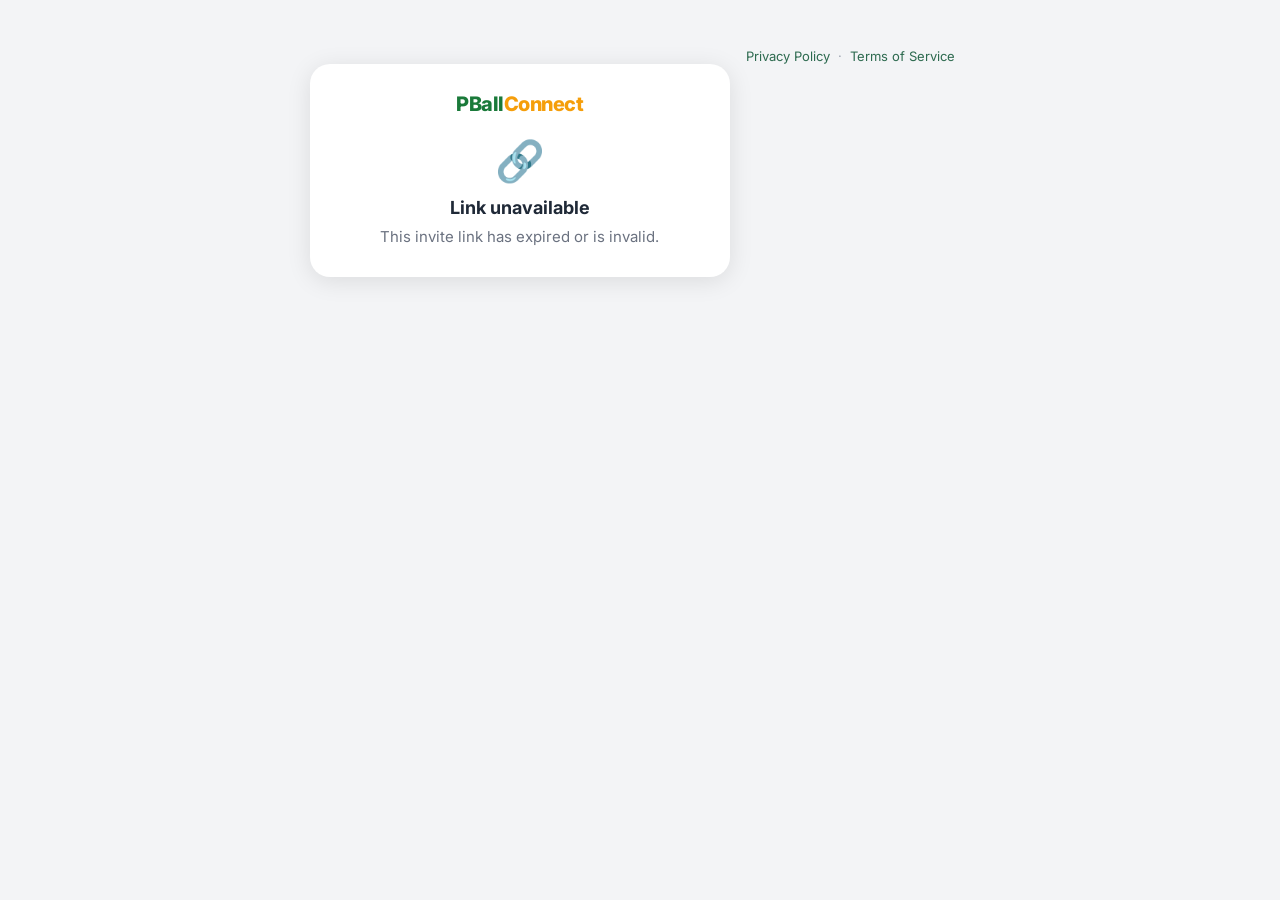
<file: match-invite.html>
<!DOCTYPE html>
<html lang="en">
<head>
  <meta charset="UTF-8">
  <meta name="viewport" content="width=device-width, initial-scale=1.0">
  <title>Match Invite - PBallConnect</title>
  <link rel="preconnect" href="https://fonts.googleapis.com">
  <link href="https://fonts.googleapis.com/css2?family=Inter:wght@400;600;700;800&display=swap" rel="stylesheet">
  <style>
    *, *::before, *::after { box-sizing: border-box; margin: 0; padding: 0; }
    body {
      font-family: 'Inter', -apple-system, BlinkMacSystemFont, sans-serif;
      background: #f3f4f6;
      min-height: 100vh;
      display: flex;
      align-items: flex-start;
      justify-content: center;
      padding: 24px 16px 64px;
    }
    #app { width: 100%; max-width: 420px; }

    .card {
      background: #fff;
      border-radius: 20px;
      padding: 28px 24px;
      box-shadow: 0 4px 24px rgba(0,0,0,0.10);
    }

    .logo { text-align: center; margin-bottom: 20px; }
    .logo-text { font-size: 20px; font-weight: 800; color: #1a7a3a; letter-spacing: -0.5px; }
    .logo-ball { color: #f59e0b; }

    /* Loading */
    .spinner {
      width: 36px; height: 36px;
      border: 3px solid #e5e7eb;
      border-top-color: #1a7a3a;
      border-radius: 50%;
      animation: spin 0.7s linear infinite;
      margin: 40px auto;
    }
    @keyframes spin { to { transform: rotate(360deg); } }

    /* Error */
    .error-icon { font-size: 40px; text-align: center; margin-bottom: 12px; }
    .error-title { font-size: 18px; font-weight: 700; color: #1f2937; text-align: center; margin-bottom: 8px; }
    .error-body { font-size: 15px; color: #6b7280; text-align: center; line-height: 1.5; }

    /* Invite card */
    .greeting { font-size: 24px; font-weight: 800; color: #1f2937; margin-bottom: 4px; }
    .invite-subtitle { font-size: 15px; color: #6b7280; margin-bottom: 20px; }

    .match-details {
      background: #f9fafb;
      border-radius: 12px;
      padding: 16px;
      margin-bottom: 24px;
    }
    .detail-row { display: flex; align-items: flex-start; gap: 10px; margin-bottom: 10px; }
    .detail-row:last-child { margin-bottom: 0; }
    .detail-icon { font-size: 16px; flex-shrink: 0; margin-top: 2px; }
    .detail-label { font-size: 11px; font-weight: 700; color: #9ca3af; text-transform: uppercase; letter-spacing: 0.06em; }
    .detail-value { font-size: 15px; font-weight: 600; color: #1f2937; }

    /* Buttons */
    .btn {
      display: block;
      width: 100%;
      min-height: 52px;
      border-radius: 14px;
      border: none;
      font-size: 17px;
      font-weight: 800;
      font-family: inherit;
      cursor: pointer;
      transition: opacity 0.15s;
      margin-bottom: 12px;
      padding: 0 16px;
    }
    .btn:last-child { margin-bottom: 0; }
    .btn:active { opacity: 0.8; }
    .btn-primary { background: #1a7a3a; color: #fff; }
    .btn-outline { background: #fff; color: #374151; border: 2px solid #d1d5db; }
    .btn-ghost { background: #f3f4f6; color: #6b7280; }
    .btn:disabled { opacity: 0.4; cursor: not-allowed; }
    a.btn { display: flex; align-items: center; justify-content: center; text-decoration: none; }

    /* Form */
    .form-title { font-size: 20px; font-weight: 800; color: #1f2937; margin-bottom: 4px; }
    .form-subtitle { font-size: 14px; color: #6b7280; margin-bottom: 20px; line-height: 1.4; }

    .field-group { margin-bottom: 20px; }
    .field-label {
      font-size: 12px; font-weight: 700; color: #374151;
      text-transform: uppercase; letter-spacing: 0.05em;
      margin-bottom: 8px; display: block;
    }

    /* Gender chips */
    .chips { display: flex; gap: 8px; flex-wrap: wrap; }
    .chip {
      padding: 10px 16px;
      border-radius: 100px;
      border: 2px solid #d1d5db;
      background: #fff;
      font-size: 15px; font-weight: 600; color: #374151;
      cursor: pointer;
      font-family: inherit;
      min-height: 44px;
      display: flex; align-items: center;
      transition: all 0.15s;
    }
    .chip.active { background: #1a7a3a; border-color: #1a7a3a; color: #fff; }

    /* Skill slider */
    .slider-row { display: flex; align-items: center; gap: 12px; }
    .skill-val { font-size: 22px; font-weight: 800; color: #1a7a3a; min-width: 40px; text-align: right; }
    input[type=range] {
      flex: 1; -webkit-appearance: none;
      height: 6px; border-radius: 3px;
      background: #d1d5db; outline: none;
    }
    input[type=range]::-webkit-slider-thumb {
      -webkit-appearance: none;
      width: 26px; height: 26px;
      border-radius: 50%;
      background: #1a7a3a;
      cursor: pointer;
    }

    /* Text / email inputs */
    .text-input {
      width: 100%;
      padding: 13px 14px;
      border-radius: 10px;
      border: 2px solid #d1d5db;
      font-size: 16px;
      font-family: inherit;
      color: #1f2937;
      outline: none;
      transition: border-color 0.15s;
      -webkit-appearance: none;
      appearance: none;
    }
    .text-input:focus { border-color: #1a7a3a; }

    /* Compact match summary (in reg form) */
    .match-summary {
      background: #f0fdf4;
      border: 1.5px solid #bbf7d0;
      border-radius: 10px;
      padding: 12px 14px;
      margin-bottom: 20px;
      font-size: 14px;
      color: #374151;
      line-height: 1.5;
    }

    /* Confirm / No-thanks */
    .big-icon { font-size: 52px; text-align: center; margin-bottom: 14px; }
    .confirm-title { font-size: 22px; font-weight: 800; color: #1f2937; text-align: center; margin-bottom: 8px; }
    .confirm-msg { font-size: 15px; color: #6b7280; text-align: center; line-height: 1.5; margin-bottom: 24px; }
    .pitch-box {
      background: #f0fdf4;
      border: 1.5px solid #bbf7d0;
      border-radius: 12px;
      padding: 16px;
      margin-bottom: 20px;
    }
    .pitch-box p { font-size: 14px; color: #374151; line-height: 1.5; text-align: center; }

    .hidden { display: none !important; }

    /* SMS opt-in checkbox — custom appearance so :checked is visible on iOS */
    #smsOptIn {
      -webkit-appearance: none;
      appearance: none;
      width: 24px;
      height: 24px;
      min-width: 24px;
      border: 2px solid #9ca3af;
      border-radius: 6px;
      background: #fff;
      cursor: pointer;
      flex-shrink: 0;
      margin-top: 3px;
      transition: background-color 0.15s, border-color 0.15s;
    }
    #smsOptIn:checked {
      background-color: #1a7a3a;
      border-color: #1a7a3a;
      background-image: url("data:image/svg+xml,%3Csvg viewBox='0 0 16 16' fill='none' xmlns='http://www.w3.org/2000/svg'%3E%3Cpath d='M3 8l3.5 3.5L13 5' stroke='white' stroke-width='2.2' stroke-linecap='round' stroke-linejoin='round'/%3E%3C/svg%3E");
      background-size: 15px 15px;
      background-position: center;
      background-repeat: no-repeat;
    }
  </style>
</head>
<body>
<div id="app">

  <!-- Loading -->
  <div id="stateLoading">
    <div class="card" style="margin-top:40px;">
      <div class="logo"><span class="logo-text">PBall<span class="logo-ball">Connect</span></span></div>
      <div class="spinner"></div>
    </div>
  </div>

  <!-- Error -->
  <div id="stateError" class="hidden">
    <div class="card" style="margin-top:40px;">
      <div class="logo"><span class="logo-text">PBall<span class="logo-ball">Connect</span></span></div>
      <div class="error-icon">🔗</div>
      <div class="error-title">Link unavailable</div>
      <div class="error-body" id="errorMsg">This invite link has expired or is invalid.</div>
    </div>
  </div>

  <!-- State 1 + entry point for State 2/3: Invite card -->
  <div id="stateInvite" class="hidden">
    <div class="card">
      <div class="logo"><span class="logo-text">PBall<span class="logo-ball">Connect</span></span></div>
      <div class="greeting" id="inviteGreeting">Hey!</div>
      <div class="invite-subtitle" id="inviteSubtitle">You've been invited to play pickleball</div>
      <div class="match-details" id="matchDetailsFull"></div>
      <button class="btn btn-primary" id="btnYes" onclick="handleYes()">Yes, I'm In! ✓</button>
      <button class="btn btn-outline" id="btnNo" onclick="handleNo()">No Thanks</button>
    </div>
  </div>

  <!-- State 2: Mini registration form (unregistered, tapped YES) -->
  <div id="stateRegForm" class="hidden">
    <div class="card">
      <div class="logo"><span class="logo-text">PBall<span class="logo-ball">Connect</span></span></div>
      <div class="match-summary" id="matchSummaryCompact"></div>
      <div class="form-title">Almost there!</div>
      <div class="form-subtitle">Quick setup so we can get you in the game.</div>

      <div class="field-group">
        <span class="field-label">Gender</span>
        <div class="chips">
          <button class="chip" id="chipMan" onclick="selectGender('Man', this)">Man</button>
          <button class="chip" id="chipWoman" onclick="selectGender('Woman', this)">Woman</button>
          <button class="chip" id="chipPrefer" onclick="selectGender('Prefer not to say', this)">Prefer not to say</button>
        </div>
      </div>

      <div class="field-group">
        <span class="field-label">Skill Level</span>
        <div class="slider-row">
          <input type="range" id="skillSlider" min="2" max="5" step="0.25" value="3.0"
            oninput="updateSkill(this.value)" style="font-size:16px;">
          <span class="skill-val" id="skillVal">3.0</span>
        </div>
      </div>

      <div class="field-group">
        <span class="field-label">Zip Code</span>
        <input class="text-input" type="text" id="zipInput" inputmode="numeric" pattern="[0-9]*"
          placeholder="12345" maxlength="5" autocomplete="postal-code">
      </div>

      <div class="field-group">
        <span class="field-label">Email</span>
        <input class="text-input" type="email" id="emailInput" inputmode="email"
          placeholder="you@example.com" autocomplete="email">
      </div>

      <div class="field-group hidden" id="smsOptInRow" style="display:flex;align-items:flex-start;gap:10px;">
        <input type="checkbox" id="smsOptIn">
        <label for="smsOptIn" style="font-size:16px;color:#374151;line-height:1.4;cursor:pointer;">
          Text me match updates from PBallConnect. Msg &amp; data rates may apply. Reply STOP anytime.
        </label>
      </div>

      <button class="btn btn-primary" id="regSubmitBtn" onclick="submitRegistration()" disabled>Count Me In!</button>
      <button class="btn btn-outline" style="margin-top:8px;" onclick="showState('stateInvite')">Back</button>
    </div>
  </div>

  <!-- State 3: No thanks (unregistered) -->
  <div id="stateNoThanks" class="hidden">
    <div class="card" style="margin-top:40px;">
      <div class="logo"><span class="logo-text">PBall<span class="logo-ball">Connect</span></span></div>
      <div class="big-icon">👋</div>
      <div class="confirm-title">No worries!</div>
      <div class="confirm-msg">Hope to see you on the court another time!</div>
      <div class="pitch-box">
        <p>Want to organize and join pickleball matches with people you know? PBallConnect is free!</p>
      </div>
      <button class="btn btn-primary" onclick="window.location.href='invite.html'">Sign Me Up!</button>
      <button class="btn btn-outline" style="margin-top:8px;" onclick="showGracefulExit()">Maybe Later</button>
    </div>
  </div>

  <!-- Confirmation (all paths) -->
  <div id="stateConfirm" class="hidden">
    <div class="card" style="margin-top:40px;">
      <div class="logo"><span class="logo-text">PBall<span class="logo-ball">Connect</span></span></div>
      <div class="big-icon" id="confirmIcon">🎾</div>
      <div class="confirm-title" id="confirmTitle">You're in!</div>
      <div class="confirm-msg" id="confirmMsg">See you on the court!</div>
      <a class="btn btn-primary hidden" id="btnSeeMatch" href="#">See Match Details</a>
    </div>
  </div>

</div>
<script>
  var _token = '';
  var _inviteeName = '';
  var _registered = false;
  var _gender = '';
  var _matchDetails = null;
  var _inviteePhone = '';

  var ALL_STATES = ['stateLoading','stateError','stateInvite','stateRegForm','stateNoThanks','stateConfirm'];

  function showState(id) {
    ALL_STATES.forEach(function(s) {
      document.getElementById(s).classList.toggle('hidden', s !== id);
    });
  }

  function showError(msg) {
    document.getElementById('errorMsg').textContent = msg || 'This invite link has expired or is invalid.';
    showState('stateError');
  }

  function showConfirm(icon, title, msg, matchUrl) {
    document.getElementById('confirmIcon').textContent = icon;
    document.getElementById('confirmTitle').textContent = title;
    document.getElementById('confirmMsg').textContent = msg;
    var btnSeeMatch = document.getElementById('btnSeeMatch');
    if (matchUrl) {
      btnSeeMatch.href = matchUrl;
      btnSeeMatch.classList.remove('hidden');
    } else {
      btnSeeMatch.classList.add('hidden');
    }
    showState('stateConfirm');
  }

  function esc(str) {
    return String(str || '').replace(/&/g,'&amp;').replace(/</g,'&lt;').replace(/>/g,'&gt;').replace(/"/g,'&quot;');
  }

  function fmtDate(dateStr) {
    if (!dateStr) return '';
    var d = new Date(dateStr + 'T00:00:00');
    return d.toLocaleDateString('en-US', { weekday: 'long', month: 'long', day: 'numeric' });
  }

  function fmtTime(timeStr) {
    if (!timeStr) return '';
    var parts = timeStr.split(':');
    var h = parseInt(parts[0], 10);
    var m = parts[1] || '00';
    var ampm = h >= 12 ? 'PM' : 'AM';
    h = h % 12 || 12;
    return h + ':' + m + ' ' + ampm;
  }

  function fmtMatchType(matchType) {
    if (matchType === 'singles') return 'Singles';
    if (matchType === 'doubles') return 'Doubles';
    return matchType || '';
  }

  function fmtGenderPref(format) {
    var map = { open: 'Open', either: 'Open', mixed: 'Mixed', same: 'Same Gender', mens: "Men's", womens: "Women's" };
    return map[format] || '';
  }

  function buildDetailRows(details, organizerEmail) {
    if (!details) return '<div style="color:#9ca3af;font-size:14px;">Match details unavailable.</div>';
    var org = organizerEmail ? organizerEmail.split('@')[0] : 'Your organizer';
    var html = '';
    html += detailRow('👤', 'Organizer', org);
    if (details.location) html += detailRow('📍', 'Location', details.location);
    if (details.match_date) html += detailRow('📅', 'Date', fmtDate(details.match_date));
    if (details.start_time) html += detailRow('⏰', 'Time', fmtTime(details.start_time));
    var typeLabel = [fmtMatchType(details.match_type), fmtGenderPref(details.gender_pref)].filter(Boolean).join(' · ');
    if (typeLabel) html += detailRow('🏓', 'Format', typeLabel);
    return html;
  }

  function detailRow(icon, label, value) {
    return '<div class="detail-row">' +
      '<span class="detail-icon">' + icon + '</span>' +
      '<div><div class="detail-label">' + esc(label) + '</div>' +
      '<div class="detail-value">' + esc(value) + '</div></div>' +
      '</div>';
  }

  function buildMatchSummary(details) {
    if (!details) return '';
    var parts = [];
    if (details.match_date) parts.push(fmtDate(details.match_date));
    if (details.start_time) parts.push(fmtTime(details.start_time));
    if (details.location) parts.push(details.location);
    return '<strong>Match details:</strong> ' + esc(parts.join(' · '));
  }

  // ── Gender chips ──────────────────────────────────────────────────────────
  function selectGender(val, el) {
    _gender = val;
    ['chipMan','chipWoman','chipPrefer'].forEach(function(id) {
      document.getElementById(id).classList.remove('active');
    });
    el.classList.add('active');
    checkRegForm();
  }

  // ── Skill slider ──────────────────────────────────────────────────────────
  function updateSkill(val) {
    var v = parseFloat(val);
    var display = v % 1 === 0 ? v.toFixed(1) : String(v);
    document.getElementById('skillVal').textContent = display;
  }

  // ── Form validation ───────────────────────────────────────────────────────
  function checkRegForm() {
    var zip = (document.getElementById('zipInput').value || '').trim();
    var email = (document.getElementById('emailInput').value || '').trim();
    var valid = _gender !== '' &&
      /^\d{5}$/.test(zip) &&
      email.indexOf('@') !== -1 && email.indexOf('.') !== -1;
    document.getElementById('regSubmitBtn').disabled = !valid;
  }

  // ── YES / NO handlers ─────────────────────────────────────────────────────
  function handleYes() {
    document.getElementById('btnYes').disabled = true;
    document.getElementById('btnNo').disabled = true;
    if (_registered) {
      respond('in');
    } else {
      document.getElementById('matchSummaryCompact').innerHTML = buildMatchSummary(_matchDetails);
      document.getElementById('smsOptInRow').classList.toggle('hidden', !_inviteePhone);
      showState('stateRegForm');
    }
  }

  function handleNo() {
    document.getElementById('btnYes').disabled = true;
    document.getElementById('btnNo').disabled = true;
    if (_registered) {
      respond('out');
    } else {
      showState('stateNoThanks');
    }
  }

  // ── Respond (registered players) ─────────────────────────────────────────
  function respond(response) {
    fetch('/api/match-invite-respond', {
      method: 'POST',
      headers: { 'Content-Type': 'application/json' },
      body: JSON.stringify({ token: _token, response: response })
    })
    .then(function(r) { return r.json(); })
    .then(async function(data) {
      if (data.success) {
        if (response === 'in') {
          var matchUrl = '';
          if (_matchDetails && _matchDetails.id) {
            try {
              var mvRes = await fetch('/api/match-view-token', {
                method: 'POST',
                headers: { 'Content-Type': 'application/json' },
                body: JSON.stringify({ matchId: _matchDetails.id, responseToken: _token })
              });
              if (mvRes.ok) {
                var mvData = await mvRes.json();
                if (mvData.url) matchUrl = mvData.url;
              }
            } catch (mvErr) {}
          }
          showConfirm('🎾', "You're in!", "See you on the court!", matchUrl);
        } else {
          showConfirm('👋', 'No worries!', 'Maybe next time!');
        }
      } else {
        showError(data.error || 'Something went wrong. Please try again.');
      }
    })
    .catch(function() {
      showError('Could not record your response. Please try again.');
    });
  }

  // ── Submit registration (unregistered YES path) ───────────────────────────
  function submitRegistration() {
    var btn = document.getElementById('regSubmitBtn');
    if (btn.disabled) return;
    var zip = (document.getElementById('zipInput').value || '').trim();
    var email = (document.getElementById('emailInput').value || '').trim().toLowerCase();
    var skill = document.getElementById('skillSlider').value;
    var parts = _inviteeName.split(' ');
    var firstName = parts[0] || '';
    var lastName = parts.slice(1).join(' ') || '';

    var smsOptIn = _inviteePhone.length === 10 &&
      !!(document.getElementById('smsOptIn') && document.getElementById('smsOptIn').checked);

    btn.disabled = true;
    btn.textContent = 'Submitting...';

    fetch('/api/sms-register', {
      method: 'POST',
      headers: { 'Content-Type': 'application/json' },
      body: JSON.stringify({
        token: _token,
        firstName: firstName,
        lastName: lastName,
        skill: skill,
        email: email,
        gender: _gender,
        zip: zip,
        phone: _inviteePhone || undefined,
        sms_opt_in: smsOptIn,
        sms_opt_in_at: smsOptIn ? new Date().toISOString() : undefined
      })
    })
    .then(function(r) { return r.json(); })
    .then(async function(data) {
      if (data.ok) {
        showConfirm('🎾', "You're in!", "Welcome to PBallConnect! See you on the court.");
        if (smsOptIn) {
          try {
            await fetch('/api/log-sms-consent', {
              method: 'POST',
              headers: { 'Content-Type': 'application/json' },
              body: JSON.stringify({
                player_email: email,
                event: 'opt_in',
                method: 'sms_registration'
              })
            });
          } catch (e) {
            console.warn('Consent log failed:', e);
          }
        }
        if (data.signInUrl) {
          setTimeout(function() { window.location.href = data.signInUrl; }, 2000);
        }
      } else {
        btn.disabled = false;
        btn.textContent = 'Count Me In!';
        alert(data.error || 'Something went wrong. Please try again.');
      }
    })
    .catch(function() {
      btn.disabled = false;
      btn.textContent = 'Count Me In!';
      alert('Could not submit. Please try again.');
    });
  }

  // ── Graceful exit ─────────────────────────────────────────────────────────
  function showGracefulExit() {
    showConfirm('🙌', 'No problem!', 'You can always join PBallConnect later. See you on the court!');
  }

  // ── Init ──────────────────────────────────────────────────────────────────
  (function init() {
    var params = new URLSearchParams(window.location.search);
    _token = params.get('t') || '';

    if (!_token) {
      showError('This invite link has expired or is invalid.');
      return;
    }

    fetch('/api/match-invite-lookup?t=' + encodeURIComponent(_token))
    .then(function(r) {
      if (!r.ok) {
        return r.json().then(function(d) { throw new Error(d.error || 'Invalid link.'); });
      }
      return r.json();
    })
    .then(function(data) {
      _registered = !!data.registered;
      _inviteeName = data.inviteeName || '';
      _matchDetails = data.matchDetails || null;
      _inviteePhone = data.inviteePhone || '';

      var firstName = _inviteeName.split(' ')[0] || 'Hey';
      var orgEmail = (_matchDetails && _matchDetails.organizer_email) || '';
      var orgName = orgEmail ? orgEmail.split('@')[0] : 'someone';

      document.getElementById('inviteGreeting').textContent = 'Hey ' + firstName + '!';
      document.getElementById('inviteSubtitle').textContent = orgName + ' invited you to play pickleball';
      document.getElementById('matchDetailsFull').innerHTML = buildDetailRows(_matchDetails, orgEmail);

      // Wire up form validation events
      document.getElementById('zipInput').addEventListener('input', checkRegForm);
      document.getElementById('emailInput').addEventListener('input', checkRegForm);

      showState('stateInvite');
    })
    .catch(function(e) {
      showError((e && e.message) || 'This invite link has expired or is invalid.');
    });
  }());
</script>
<footer style="text-align:center;padding:24px 16px;font-size:13px;color:#9ca3af;">
  <a href="privacy.html" target="_blank" style="color:#2d6a4f;text-decoration:none;">Privacy Policy</a>
  &nbsp;&middot;&nbsp;
  <a href="terms.html" target="_blank" style="color:#2d6a4f;text-decoration:none;">Terms of Service</a>
</footer>
</body>
</html>
</file>
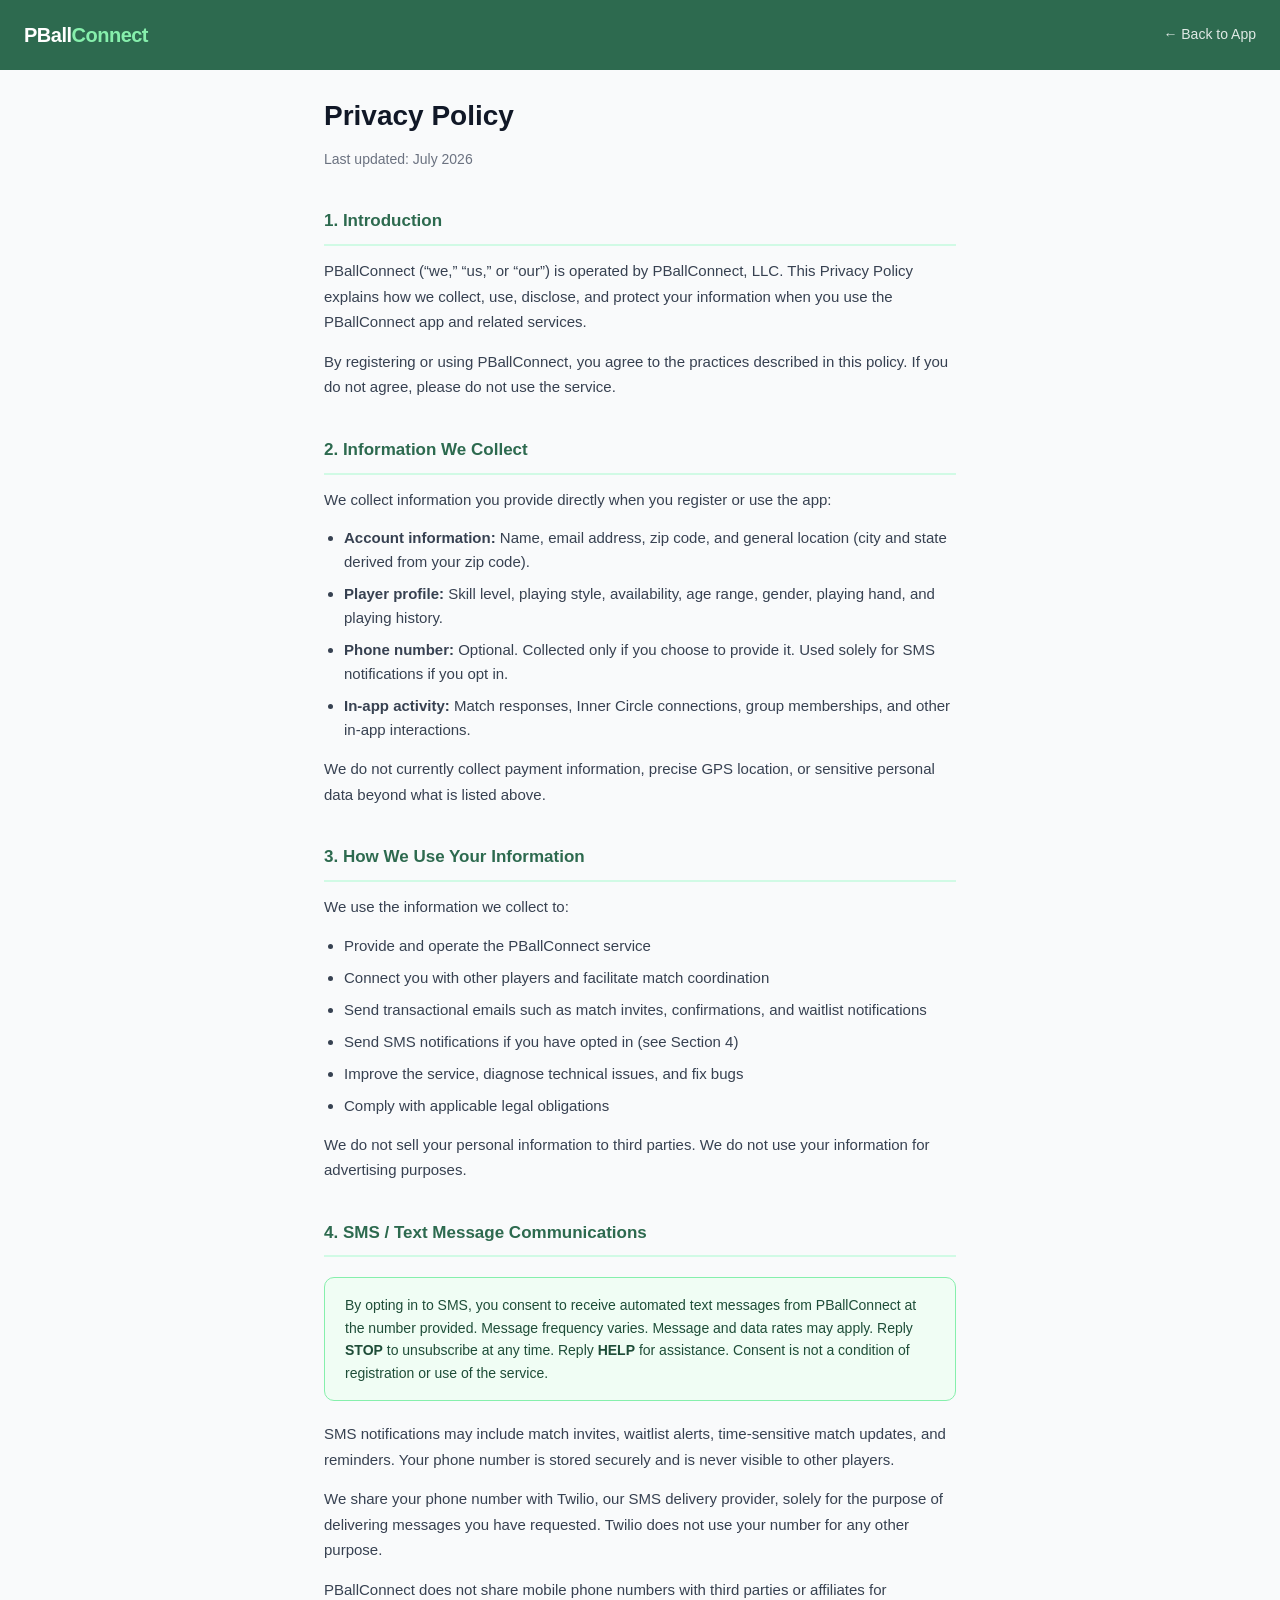
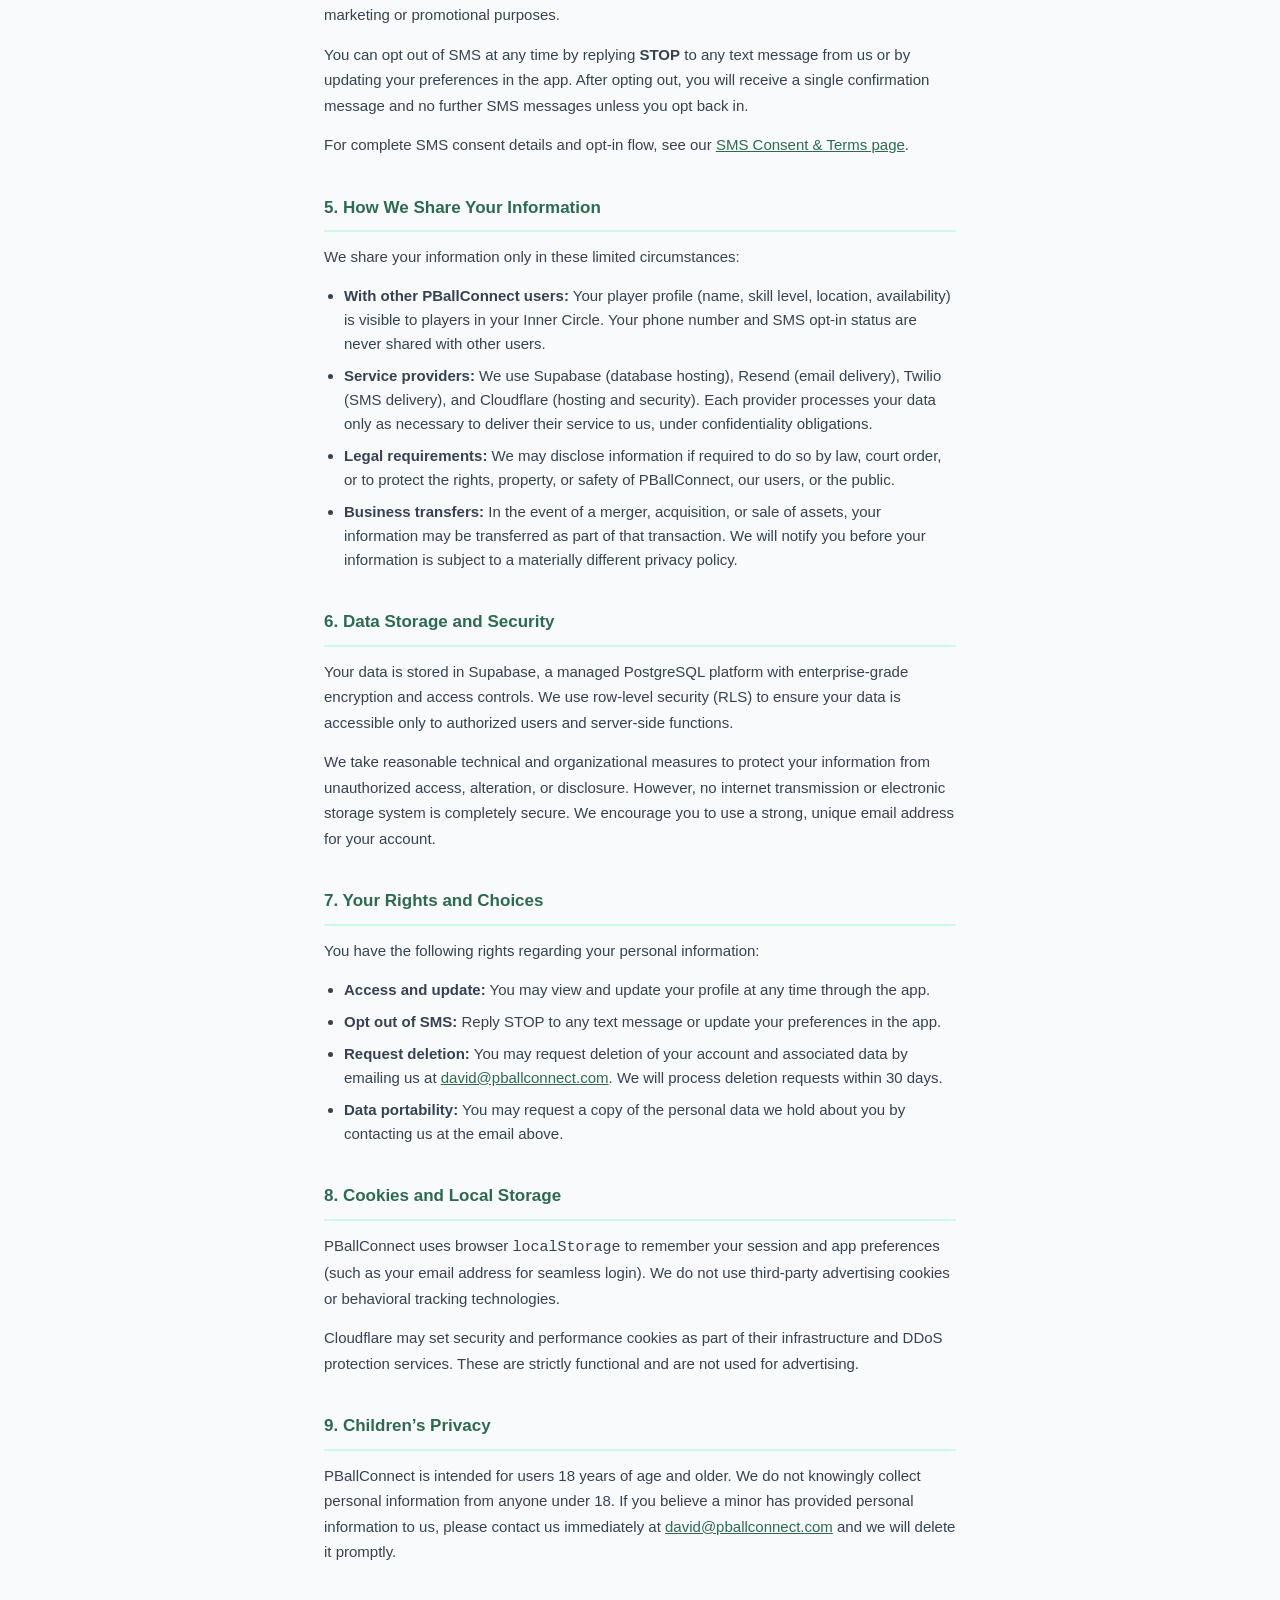
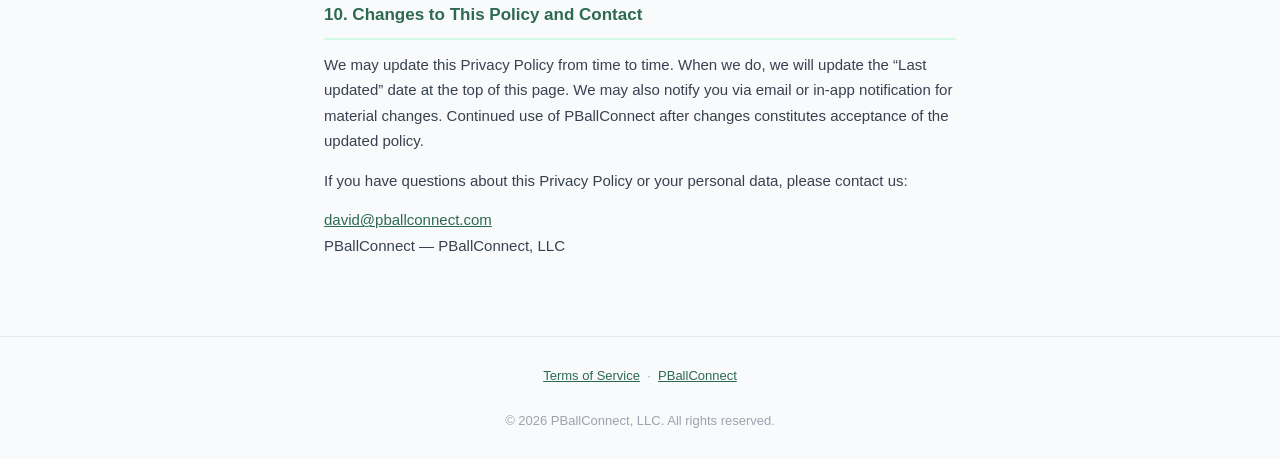
<file: privacy.html>
<!DOCTYPE html>
<html lang="en">
<head>
  <meta charset="UTF-8">
  <meta name="viewport" content="width=device-width, initial-scale=1.0">
  <title>Privacy Policy — PBallConnect</title>
  <style>
    *, *::before, *::after { box-sizing: border-box; margin: 0; padding: 0; }
    body {
      font-family: -apple-system, BlinkMacSystemFont, 'Segoe UI', Roboto, sans-serif;
      background: #f9fafb;
      color: #111827;
      line-height: 1.7;
      -webkit-font-smoothing: antialiased;
      padding-top: 60px;
    }
    a { color: #2d6a4f; text-decoration: underline; }
    a:hover { color: #1e4d38; }
    header {
      background: #2d6a4f;
      color: #fff;
      padding: 18px 24px;
      display: flex;
      align-items: center;
      justify-content: space-between;
      position: fixed;
      top: 0;
      left: 0;
      right: 0;
      z-index: 100;
    }
    .logo { font-size: 20px; font-weight: 800; color: #fff; letter-spacing: -0.5px; text-decoration: none; }
    .logo span { color: #86efac; }
    .container {
      max-width: 680px;
      margin: 0 auto;
      padding: 32px 24px 64px;
    }
    h1 { font-size: 28px; font-weight: 800; color: #111827; margin-bottom: 8px; }
    .updated { font-size: 14px; color: #6b7280; margin-bottom: 32px; }
    h2 {
      font-size: 17px;
      font-weight: 700;
      color: #2d6a4f;
      margin: 36px 0 12px;
      padding-bottom: 8px;
      border-bottom: 2px solid #d1fae5;
    }
    p { margin-bottom: 14px; font-size: 15px; color: #374151; }
    ul { margin: 0 0 14px 20px; }
    li { margin-bottom: 8px; font-size: 15px; color: #374151; line-height: 1.6; }
    .highlight-box {
      background: #f0fdf4;
      border: 1.5px solid #86efac;
      border-radius: 10px;
      padding: 16px 20px;
      margin: 20px 0;
    }
    .highlight-box p { margin: 0; font-size: 14px; color: #1e4d38; line-height: 1.6; }
    footer {
      text-align: center;
      font-size: 13px;
      color: #9ca3af;
      padding: 28px 24px;
      border-top: 1px solid #e5e7eb;
    }
    footer a { color: #2d6a4f; }
    @media (max-width: 480px) {
      h1 { font-size: 24px; }
      h2 { font-size: 15px; }
      p, li { font-size: 14px; }
    }
  </style>
</head>
<body>

<header>
  <a class="logo" href="/">PBall<span>Connect</span></a>
  <a href="/" style="font-size:14px;color:rgba(255,255,255,0.85);text-decoration:none;">&#8592; Back to App</a>
</header>

<div class="container">
  <h1>Privacy Policy</h1>
  <div class="updated">Last updated: July 2026</div>

  <h2>1. Introduction</h2>
  <p>PBallConnect (&ldquo;we,&rdquo; &ldquo;us,&rdquo; or &ldquo;our&rdquo;) is operated by PBallConnect, LLC. This Privacy Policy explains how we collect, use, disclose, and protect your information when you use the PBallConnect app and related services.</p>
  <p>By registering or using PBallConnect, you agree to the practices described in this policy. If you do not agree, please do not use the service.</p>

  <h2>2. Information We Collect</h2>
  <p>We collect information you provide directly when you register or use the app:</p>
  <ul>
    <li><strong>Account information:</strong> Name, email address, zip code, and general location (city and state derived from your zip code).</li>
    <li><strong>Player profile:</strong> Skill level, playing style, availability, age range, gender, playing hand, and playing history.</li>
    <li><strong>Phone number:</strong> Optional. Collected only if you choose to provide it. Used solely for SMS notifications if you opt in.</li>
    <li><strong>In-app activity:</strong> Match responses, Inner Circle connections, group memberships, and other in-app interactions.</li>
  </ul>
  <p>We do not currently collect payment information, precise GPS location, or sensitive personal data beyond what is listed above.</p>

  <h2>3. How We Use Your Information</h2>
  <p>We use the information we collect to:</p>
  <ul>
    <li>Provide and operate the PBallConnect service</li>
    <li>Connect you with other players and facilitate match coordination</li>
    <li>Send transactional emails such as match invites, confirmations, and waitlist notifications</li>
    <li>Send SMS notifications if you have opted in (see Section 4)</li>
    <li>Improve the service, diagnose technical issues, and fix bugs</li>
    <li>Comply with applicable legal obligations</li>
  </ul>
  <p>We do not sell your personal information to third parties. We do not use your information for advertising purposes.</p>

  <h2>4. SMS / Text Message Communications</h2>
  <div class="highlight-box">
    <p>By opting in to SMS, you consent to receive automated text messages from PBallConnect at the number provided. Message frequency varies. Message and data rates may apply. Reply <strong>STOP</strong> to unsubscribe at any time. Reply <strong>HELP</strong> for assistance. Consent is not a condition of registration or use of the service.</p>
  </div>
  <p>SMS notifications may include match invites, waitlist alerts, time-sensitive match updates, and reminders. Your phone number is stored securely and is never visible to other players.</p>
  <p>We share your phone number with Twilio, our SMS delivery provider, solely for the purpose of delivering messages you have requested. Twilio does not use your number for any other purpose.</p>
  <p>PBallConnect does not share mobile phone numbers with third parties or affiliates for marketing or promotional purposes.</p>
  <p>You can opt out of SMS at any time by replying <strong>STOP</strong> to any text message from us or by updating your preferences in the app. After opting out, you will receive a single confirmation message and no further SMS messages unless you opt back in.</p>
  <p>For complete SMS consent details and opt-in flow, see our <a href="/sms-terms.html">SMS Consent &amp; Terms page</a>.</p>

  <h2>5. How We Share Your Information</h2>
  <p>We share your information only in these limited circumstances:</p>
  <ul>
    <li><strong>With other PBallConnect users:</strong> Your player profile (name, skill level, location, availability) is visible to players in your Inner Circle. Your phone number and SMS opt-in status are never shared with other users.</li>
    <li><strong>Service providers:</strong> We use Supabase (database hosting), Resend (email delivery), Twilio (SMS delivery), and Cloudflare (hosting and security). Each provider processes your data only as necessary to deliver their service to us, under confidentiality obligations.</li>
    <li><strong>Legal requirements:</strong> We may disclose information if required to do so by law, court order, or to protect the rights, property, or safety of PBallConnect, our users, or the public.</li>
    <li><strong>Business transfers:</strong> In the event of a merger, acquisition, or sale of assets, your information may be transferred as part of that transaction. We will notify you before your information is subject to a materially different privacy policy.</li>
  </ul>

  <h2>6. Data Storage and Security</h2>
  <p>Your data is stored in Supabase, a managed PostgreSQL platform with enterprise-grade encryption and access controls. We use row-level security (RLS) to ensure your data is accessible only to authorized users and server-side functions.</p>
  <p>We take reasonable technical and organizational measures to protect your information from unauthorized access, alteration, or disclosure. However, no internet transmission or electronic storage system is completely secure. We encourage you to use a strong, unique email address for your account.</p>

  <h2>7. Your Rights and Choices</h2>
  <p>You have the following rights regarding your personal information:</p>
  <ul>
    <li><strong>Access and update:</strong> You may view and update your profile at any time through the app.</li>
    <li><strong>Opt out of SMS:</strong> Reply STOP to any text message or update your preferences in the app.</li>
    <li><strong>Request deletion:</strong> You may request deletion of your account and associated data by emailing us at <a href="mailto:david@pballconnect.com">david@pballconnect.com</a>. We will process deletion requests within 30 days.</li>
    <li><strong>Data portability:</strong> You may request a copy of the personal data we hold about you by contacting us at the email above.</li>
  </ul>

  <h2>8. Cookies and Local Storage</h2>
  <p>PBallConnect uses browser <code>localStorage</code> to remember your session and app preferences (such as your email address for seamless login). We do not use third-party advertising cookies or behavioral tracking technologies.</p>
  <p>Cloudflare may set security and performance cookies as part of their infrastructure and DDoS protection services. These are strictly functional and are not used for advertising.</p>

  <h2>9. Children&rsquo;s Privacy</h2>
  <p>PBallConnect is intended for users 18 years of age and older. We do not knowingly collect personal information from anyone under 18. If you believe a minor has provided personal information to us, please contact us immediately at <a href="mailto:david@pballconnect.com">david@pballconnect.com</a> and we will delete it promptly.</p>

  <h2>10. Changes to This Policy and Contact</h2>
  <p>We may update this Privacy Policy from time to time. When we do, we will update the &ldquo;Last updated&rdquo; date at the top of this page. We may also notify you via email or in-app notification for material changes. Continued use of PBallConnect after changes constitutes acceptance of the updated policy.</p>
  <p>If you have questions about this Privacy Policy or your personal data, please contact us:</p>
  <p>
    <a href="mailto:david@pballconnect.com">david@pballconnect.com</a><br>
    PBallConnect &mdash; PBallConnect, LLC
  </p>
</div>

<footer>
  <a href="terms.html">Terms of Service</a> &nbsp;&middot;&nbsp; <a href="/">PBallConnect</a>
  <br><br>
  &copy; 2026 PBallConnect, LLC. All rights reserved.
</footer>

</body>
</html>
</file>
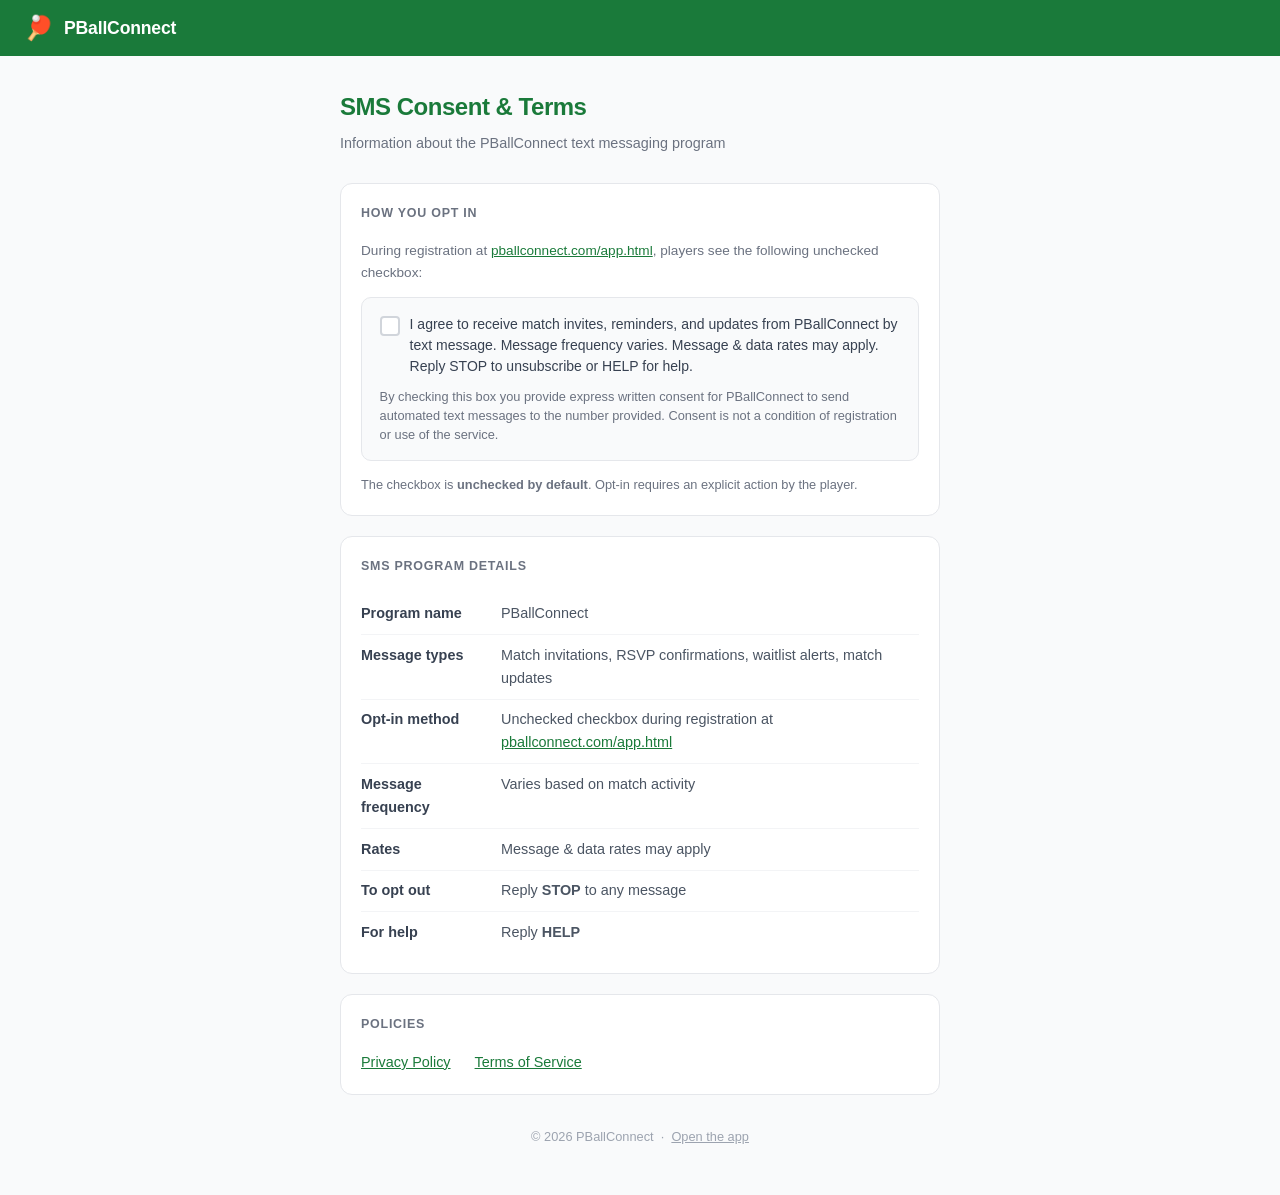
<file: sms-terms.html>
<!DOCTYPE html>
<html lang="en">
<head>
  <meta charset="UTF-8"/>
  <meta name="viewport" content="width=device-width, initial-scale=1.0"/>
  <meta name="description" content="PBallConnect SMS Consent & Terms — SMS program details, opt-in/opt-out information, and message frequency disclosure."/>
  <title>PBallConnect SMS Consent &amp; Terms</title>
  <style>
    *, *::before, *::after { box-sizing: border-box; margin: 0; padding: 0; }

    body {
      font-family: -apple-system, BlinkMacSystemFont, 'Segoe UI', Roboto, sans-serif;
      color: #111827;
      background: #f9fafb;
      line-height: 1.6;
      -webkit-font-smoothing: antialiased;
    }

    /* ── Header ── */
    .header {
      background: #1a7a3a;
      color: #fff;
      padding: 0 1.5rem;
      height: 56px;
      display: flex;
      align-items: center;
      gap: 10px;
    }
    .header-logo {
      font-size: 1.5rem;
      line-height: 1;
    }
    .header-title {
      font-size: 1.1rem;
      font-weight: 700;
      letter-spacing: -0.01em;
    }

    /* ── Content ── */
    .page-wrap {
      max-width: 640px;
      margin: 0 auto;
      padding: 2rem 1.25rem 3rem;
    }

    h1 {
      font-size: 1.5rem;
      font-weight: 800;
      color: #1a7a3a;
      margin-bottom: 0.35rem;
      letter-spacing: -0.02em;
    }

    .subtitle {
      font-size: 0.9rem;
      color: #6b7280;
      margin-bottom: 1.75rem;
    }

    /* ── Cards ── */
    .card {
      background: #fff;
      border: 1px solid #e5e7eb;
      border-radius: 12px;
      padding: 1.25rem 1.25rem;
      margin-bottom: 1.25rem;
    }

    .card-title {
      font-size: 0.78rem;
      font-weight: 700;
      text-transform: uppercase;
      letter-spacing: 0.06em;
      color: #6b7280;
      margin-bottom: 1rem;
    }

    /* ── Opt-in mockup ── */
    .optin-mock {
      background: #f9fafb;
      border: 1px solid #e5e7eb;
      border-radius: 10px;
      padding: 1rem 1.1rem;
      margin-bottom: 0.85rem;
    }

    .optin-row {
      display: flex;
      align-items: flex-start;
      gap: 10px;
    }

    .mock-checkbox {
      flex-shrink: 0;
      width: 20px;
      height: 20px;
      margin-top: 2px;
      border: 2px solid #d1d5db;
      border-radius: 4px;
      background: #fff;
    }

    .optin-label {
      font-size: 0.875rem;
      color: #374151;
      line-height: 1.5;
    }

    .optin-sub {
      font-size: 0.8rem;
      color: #6b7280;
      margin-top: 0.6rem;
      line-height: 1.5;
    }

    /* ── Program details table ── */
    .detail-table {
      width: 100%;
      border-collapse: collapse;
    }

    .detail-table tr {
      border-bottom: 1px solid #f3f4f6;
    }

    .detail-table tr:last-child {
      border-bottom: none;
    }

    .detail-table td {
      padding: 0.55rem 0;
      font-size: 0.9rem;
      vertical-align: top;
    }

    .detail-table td:first-child {
      font-weight: 600;
      color: #374151;
      width: 140px;
      padding-right: 1rem;
    }

    .detail-table td:last-child {
      color: #4b5563;
    }

    /* ── Links ── */
    a {
      color: #1a7a3a;
      text-decoration: underline;
    }

    a:hover {
      color: #15652f;
    }

    .links-row {
      display: flex;
      gap: 1.5rem;
      flex-wrap: wrap;
      font-size: 0.9rem;
      margin-top: 0.25rem;
    }

    /* ── Footer ── */
    .footer {
      text-align: center;
      font-size: 0.8rem;
      color: #9ca3af;
      margin-top: 2rem;
    }

    .footer a {
      color: #9ca3af;
    }

    @media (max-width: 480px) {
      .detail-table td:first-child {
        width: 120px;
      }
    }
  </style>
</head>
<body>

  <header class="header">
    <span class="header-logo">🏓</span>
    <span class="header-title">PBallConnect</span>
  </header>

  <div class="page-wrap">

    <h1>SMS Consent &amp; Terms</h1>
    <p class="subtitle">Information about the PBallConnect text messaging program</p>

    <!-- Opt-in mockup -->
    <div class="card">
      <div class="card-title">How You Opt In</div>
      <p style="font-size:0.85rem;color:#6b7280;margin-bottom:0.85rem;">
        During registration at
        <a href="https://pballconnect.com/app.html" target="_blank" rel="noopener">pballconnect.com/app.html</a>,
        players see the following unchecked checkbox:
      </p>
      <div class="optin-mock">
        <div class="optin-row">
          <div class="mock-checkbox"></div>
          <span class="optin-label">
            I agree to receive match invites, reminders, and updates from PBallConnect by text message.
            Message frequency varies. Message &amp; data rates may apply. Reply STOP to unsubscribe or HELP for help.
          </span>
        </div>
        <p class="optin-sub">
          By checking this box you provide express written consent for PBallConnect to send automated text messages
          to the number provided. Consent is not a condition of registration or use of the service.
        </p>
      </div>
      <p style="font-size:0.8rem;color:#6b7280;">
        The checkbox is <strong>unchecked by default</strong>. Opt-in requires an explicit action by the player.
      </p>
    </div>

    <!-- Program details -->
    <div class="card">
      <div class="card-title">SMS Program Details</div>
      <table class="detail-table">
        <tbody>
          <tr>
            <td>Program name</td>
            <td>PBallConnect</td>
          </tr>
          <tr>
            <td>Message types</td>
            <td>Match invitations, RSVP confirmations, waitlist alerts, match updates</td>
          </tr>
          <tr>
            <td>Opt-in method</td>
            <td>Unchecked checkbox during registration at
              <a href="https://pballconnect.com/app.html" target="_blank" rel="noopener">pballconnect.com/app.html</a>
            </td>
          </tr>
          <tr>
            <td>Message frequency</td>
            <td>Varies based on match activity</td>
          </tr>
          <tr>
            <td>Rates</td>
            <td>Message &amp; data rates may apply</td>
          </tr>
          <tr>
            <td>To opt out</td>
            <td>Reply <strong>STOP</strong> to any message</td>
          </tr>
          <tr>
            <td>For help</td>
            <td>Reply <strong>HELP</strong></td>
          </tr>
        </tbody>
      </table>
    </div>

    <!-- Policies -->
    <div class="card">
      <div class="card-title">Policies</div>
      <div class="links-row">
        <a href="https://pballconnect.com/privacy" target="_blank" rel="noopener">Privacy Policy</a>
        <a href="https://pballconnect.com/terms" target="_blank" rel="noopener">Terms of Service</a>
      </div>
    </div>

    <p class="footer">
      &copy; 2026 PBallConnect &nbsp;&middot;&nbsp;
      <a href="https://pballconnect.com/app.html">Open the app</a>
    </p>

  </div>

</body>
</html>
</file>
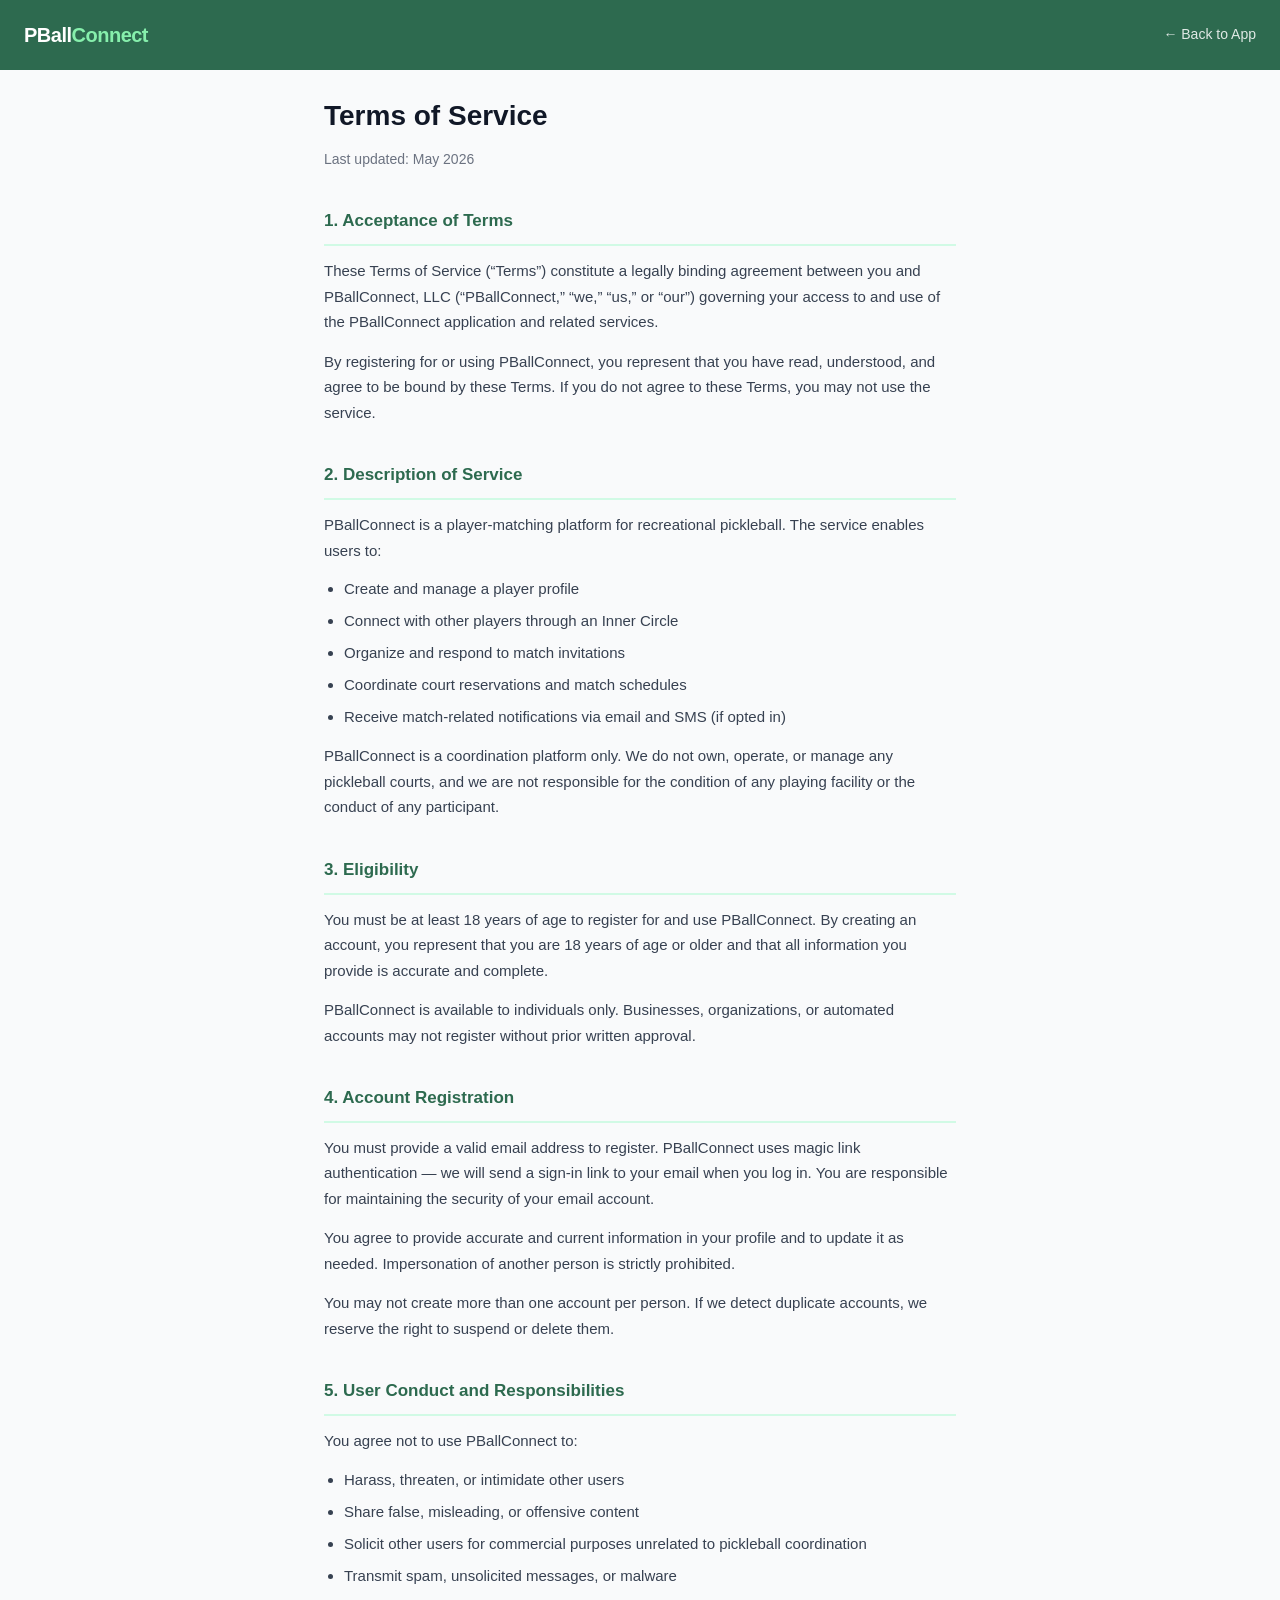
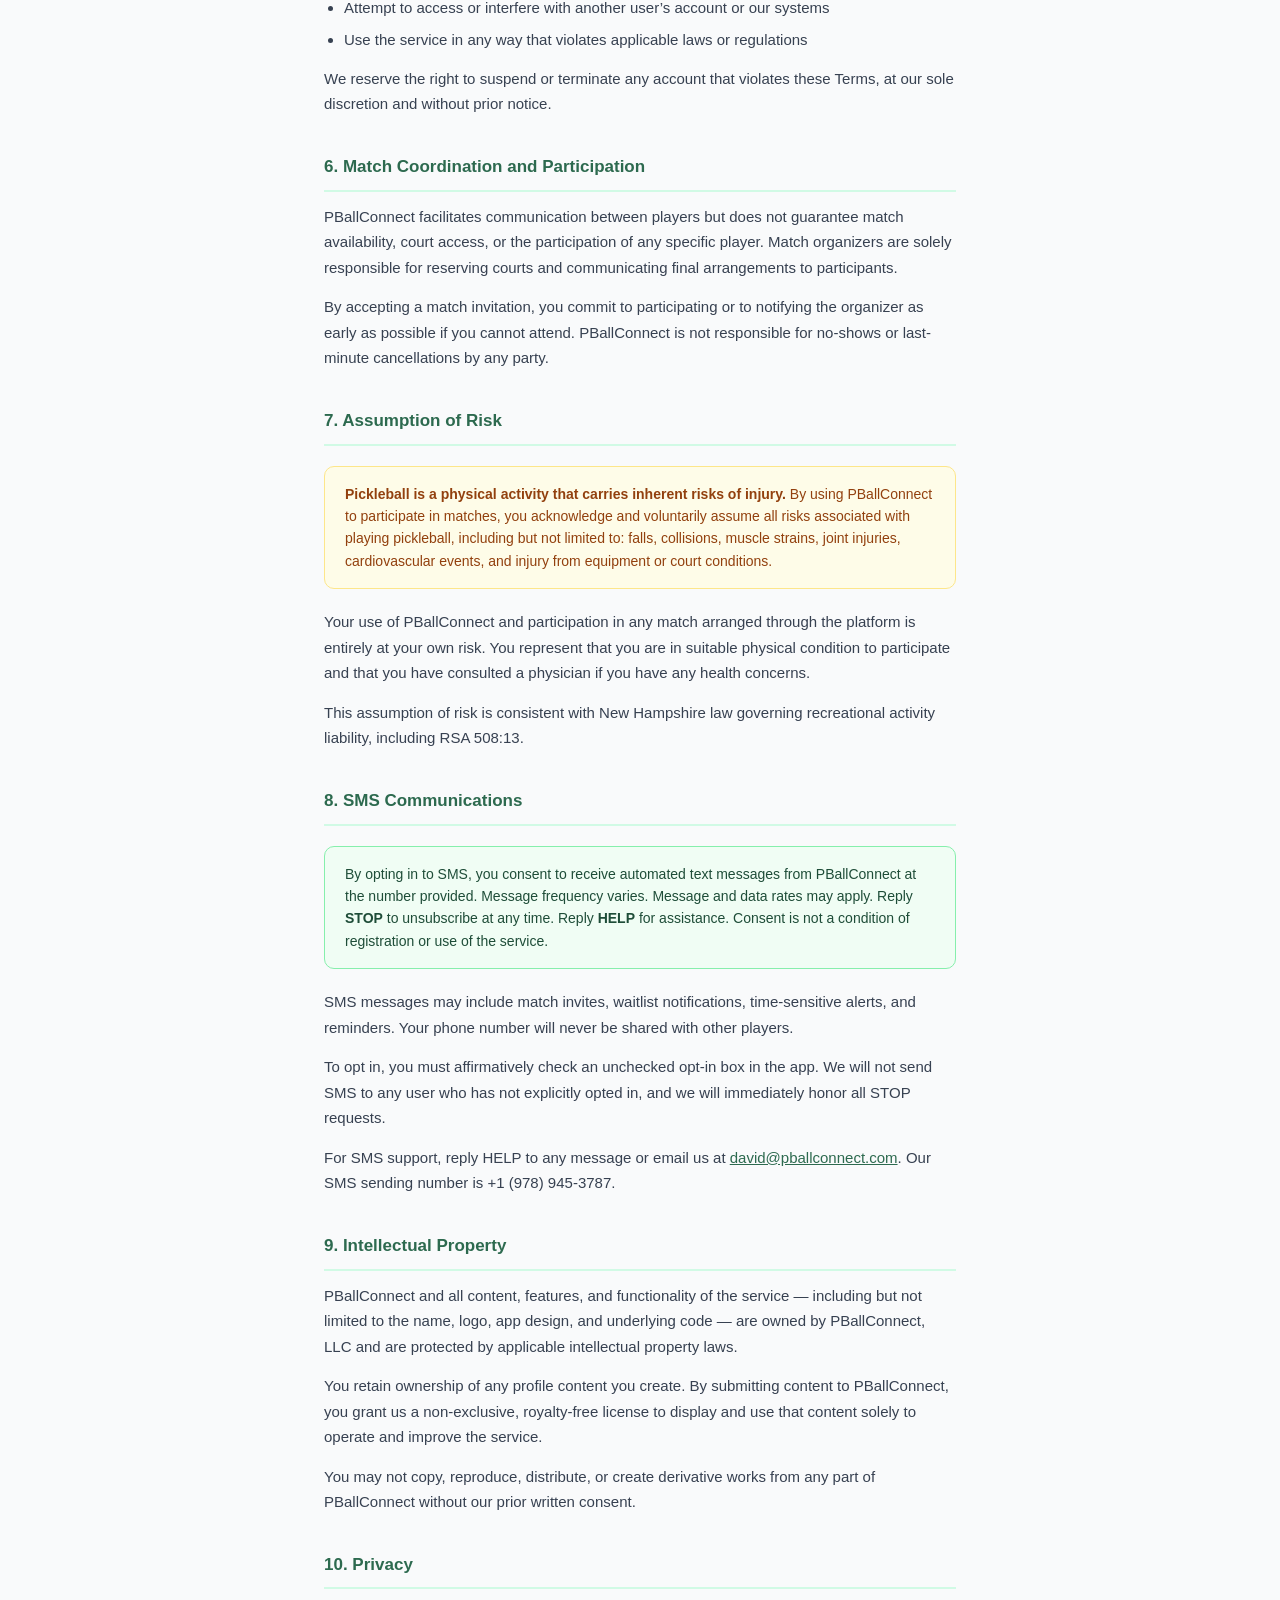
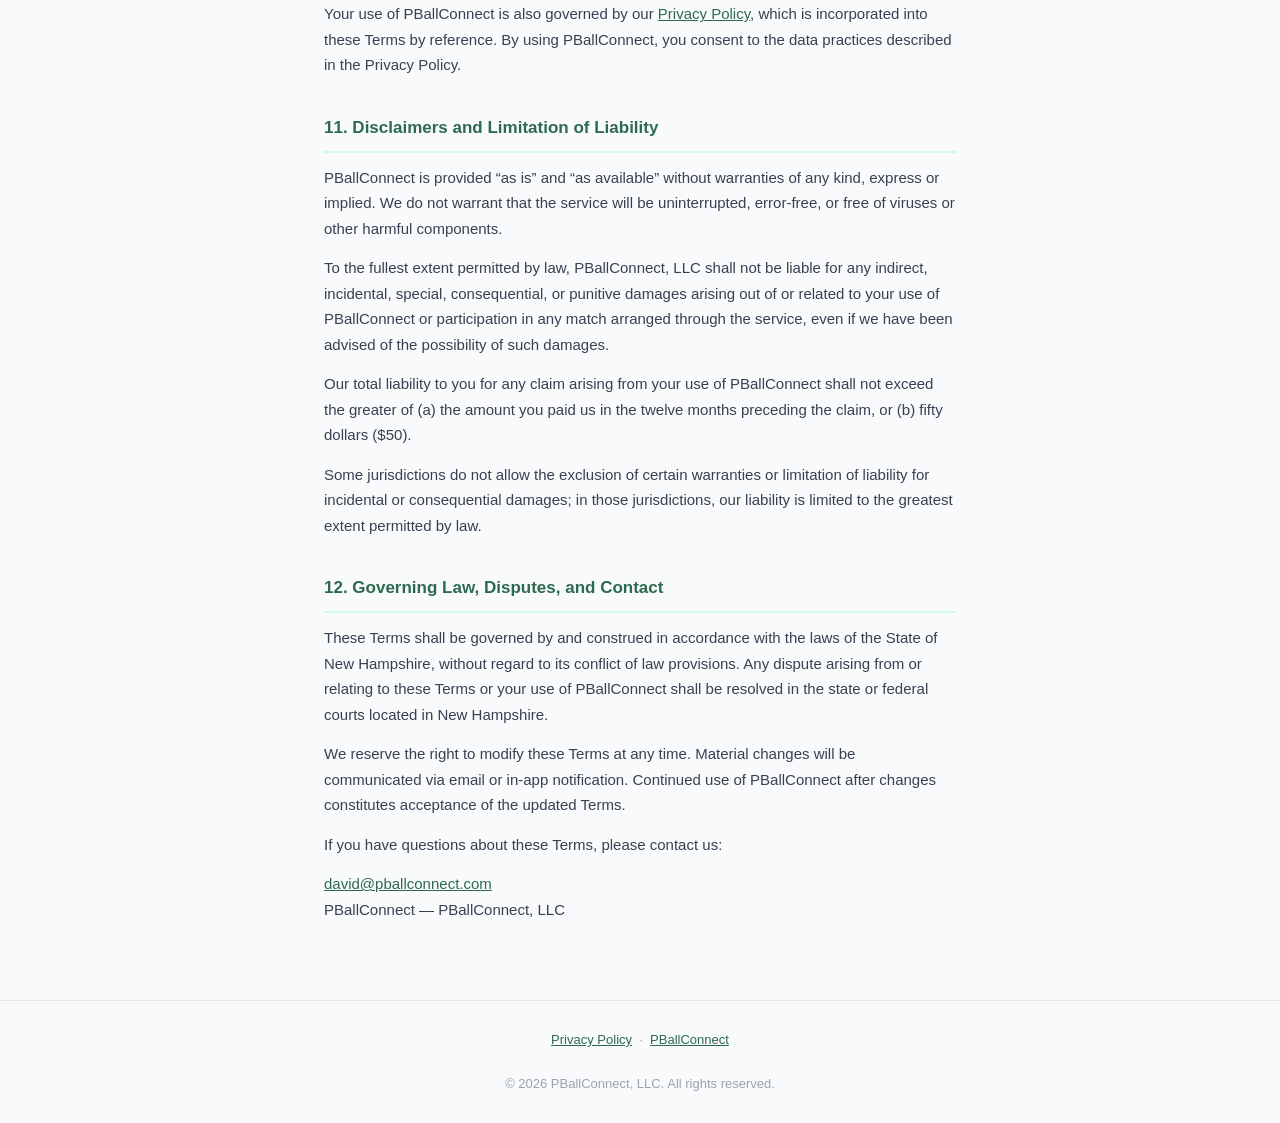
<file: terms.html>
<!DOCTYPE html>
<html lang="en">
<head>
  <meta charset="UTF-8">
  <meta name="viewport" content="width=device-width, initial-scale=1.0">
  <title>Terms of Service — PBallConnect</title>
  <style>
    *, *::before, *::after { box-sizing: border-box; margin: 0; padding: 0; }
    body {
      font-family: -apple-system, BlinkMacSystemFont, 'Segoe UI', Roboto, sans-serif;
      background: #f9fafb;
      color: #111827;
      line-height: 1.7;
      -webkit-font-smoothing: antialiased;
      padding-top: 60px;
    }
    a { color: #2d6a4f; text-decoration: underline; }
    a:hover { color: #1e4d38; }
    header {
      background: #2d6a4f;
      color: #fff;
      padding: 18px 24px;
      display: flex;
      align-items: center;
      justify-content: space-between;
      position: fixed;
      top: 0;
      left: 0;
      right: 0;
      z-index: 100;
    }
    .logo { font-size: 20px; font-weight: 800; color: #fff; letter-spacing: -0.5px; text-decoration: none; }
    .logo span { color: #86efac; }
    .container {
      max-width: 680px;
      margin: 0 auto;
      padding: 32px 24px 64px;
    }
    h1 { font-size: 28px; font-weight: 800; color: #111827; margin-bottom: 8px; }
    .updated { font-size: 14px; color: #6b7280; margin-bottom: 32px; }
    h2 {
      font-size: 17px;
      font-weight: 700;
      color: #2d6a4f;
      margin: 36px 0 12px;
      padding-bottom: 8px;
      border-bottom: 2px solid #d1fae5;
    }
    p { margin-bottom: 14px; font-size: 15px; color: #374151; }
    ul { margin: 0 0 14px 20px; }
    li { margin-bottom: 8px; font-size: 15px; color: #374151; line-height: 1.6; }
    .highlight-box {
      background: #f0fdf4;
      border: 1.5px solid #86efac;
      border-radius: 10px;
      padding: 16px 20px;
      margin: 20px 0;
    }
    .highlight-box p { margin: 0; font-size: 14px; color: #1e4d38; line-height: 1.6; }
    .warning-box {
      background: #fefce8;
      border: 1.5px solid #fde68a;
      border-radius: 10px;
      padding: 16px 20px;
      margin: 20px 0;
    }
    .warning-box p { margin: 0; font-size: 14px; color: #92400e; line-height: 1.6; }
    footer {
      text-align: center;
      font-size: 13px;
      color: #9ca3af;
      padding: 28px 24px;
      border-top: 1px solid #e5e7eb;
    }
    footer a { color: #2d6a4f; }
    @media (max-width: 480px) {
      h1 { font-size: 24px; }
      h2 { font-size: 15px; }
      p, li { font-size: 14px; }
    }
  </style>
</head>
<body>

<header>
  <a class="logo" href="/">PBall<span>Connect</span></a>
  <a href="/" style="font-size:14px;color:rgba(255,255,255,0.85);text-decoration:none;">&#8592; Back to App</a>
</header>

<div class="container">
  <h1>Terms of Service</h1>
  <div class="updated">Last updated: May 2026</div>

  <h2>1. Acceptance of Terms</h2>
  <p>These Terms of Service (&ldquo;Terms&rdquo;) constitute a legally binding agreement between you and PBallConnect, LLC (&ldquo;PBallConnect,&rdquo; &ldquo;we,&rdquo; &ldquo;us,&rdquo; or &ldquo;our&rdquo;) governing your access to and use of the PBallConnect application and related services.</p>
  <p>By registering for or using PBallConnect, you represent that you have read, understood, and agree to be bound by these Terms. If you do not agree to these Terms, you may not use the service.</p>

  <h2>2. Description of Service</h2>
  <p>PBallConnect is a player-matching platform for recreational pickleball. The service enables users to:</p>
  <ul>
    <li>Create and manage a player profile</li>
    <li>Connect with other players through an Inner Circle</li>
    <li>Organize and respond to match invitations</li>
    <li>Coordinate court reservations and match schedules</li>
    <li>Receive match-related notifications via email and SMS (if opted in)</li>
  </ul>
  <p>PBallConnect is a coordination platform only. We do not own, operate, or manage any pickleball courts, and we are not responsible for the condition of any playing facility or the conduct of any participant.</p>

  <h2>3. Eligibility</h2>
  <p>You must be at least 18 years of age to register for and use PBallConnect. By creating an account, you represent that you are 18 years of age or older and that all information you provide is accurate and complete.</p>
  <p>PBallConnect is available to individuals only. Businesses, organizations, or automated accounts may not register without prior written approval.</p>

  <h2>4. Account Registration</h2>
  <p>You must provide a valid email address to register. PBallConnect uses magic link authentication &mdash; we will send a sign-in link to your email when you log in. You are responsible for maintaining the security of your email account.</p>
  <p>You agree to provide accurate and current information in your profile and to update it as needed. Impersonation of another person is strictly prohibited.</p>
  <p>You may not create more than one account per person. If we detect duplicate accounts, we reserve the right to suspend or delete them.</p>

  <h2>5. User Conduct and Responsibilities</h2>
  <p>You agree not to use PBallConnect to:</p>
  <ul>
    <li>Harass, threaten, or intimidate other users</li>
    <li>Share false, misleading, or offensive content</li>
    <li>Solicit other users for commercial purposes unrelated to pickleball coordination</li>
    <li>Transmit spam, unsolicited messages, or malware</li>
    <li>Attempt to access or interfere with another user&rsquo;s account or our systems</li>
    <li>Use the service in any way that violates applicable laws or regulations</li>
  </ul>
  <p>We reserve the right to suspend or terminate any account that violates these Terms, at our sole discretion and without prior notice.</p>

  <h2>6. Match Coordination and Participation</h2>
  <p>PBallConnect facilitates communication between players but does not guarantee match availability, court access, or the participation of any specific player. Match organizers are solely responsible for reserving courts and communicating final arrangements to participants.</p>
  <p>By accepting a match invitation, you commit to participating or to notifying the organizer as early as possible if you cannot attend. PBallConnect is not responsible for no-shows or last-minute cancellations by any party.</p>

  <h2>7. Assumption of Risk</h2>
  <div class="warning-box">
    <p><strong>Pickleball is a physical activity that carries inherent risks of injury.</strong> By using PBallConnect to participate in matches, you acknowledge and voluntarily assume all risks associated with playing pickleball, including but not limited to: falls, collisions, muscle strains, joint injuries, cardiovascular events, and injury from equipment or court conditions.</p>
  </div>
  <p>Your use of PBallConnect and participation in any match arranged through the platform is entirely at your own risk. You represent that you are in suitable physical condition to participate and that you have consulted a physician if you have any health concerns.</p>
  <p>This assumption of risk is consistent with New Hampshire law governing recreational activity liability, including RSA 508:13.</p>

  <h2>8. SMS Communications</h2>
  <div class="highlight-box">
    <p>By opting in to SMS, you consent to receive automated text messages from PBallConnect at the number provided. Message frequency varies. Message and data rates may apply. Reply <strong>STOP</strong> to unsubscribe at any time. Reply <strong>HELP</strong> for assistance. Consent is not a condition of registration or use of the service.</p>
  </div>
  <p>SMS messages may include match invites, waitlist notifications, time-sensitive alerts, and reminders. Your phone number will never be shared with other players.</p>
  <p>To opt in, you must affirmatively check an unchecked opt-in box in the app. We will not send SMS to any user who has not explicitly opted in, and we will immediately honor all STOP requests.</p>
  <p>For SMS support, reply HELP to any message or email us at <a href="mailto:david@pballconnect.com">david@pballconnect.com</a>. Our SMS sending number is +1 (978) 945-3787.</p>

  <h2>9. Intellectual Property</h2>
  <p>PBallConnect and all content, features, and functionality of the service &mdash; including but not limited to the name, logo, app design, and underlying code &mdash; are owned by PBallConnect, LLC and are protected by applicable intellectual property laws.</p>
  <p>You retain ownership of any profile content you create. By submitting content to PBallConnect, you grant us a non-exclusive, royalty-free license to display and use that content solely to operate and improve the service.</p>
  <p>You may not copy, reproduce, distribute, or create derivative works from any part of PBallConnect without our prior written consent.</p>

  <h2>10. Privacy</h2>
  <p>Your use of PBallConnect is also governed by our <a href="privacy.html" target="_blank">Privacy Policy</a>, which is incorporated into these Terms by reference. By using PBallConnect, you consent to the data practices described in the Privacy Policy.</p>

  <h2>11. Disclaimers and Limitation of Liability</h2>
  <p>PBallConnect is provided &ldquo;as is&rdquo; and &ldquo;as available&rdquo; without warranties of any kind, express or implied. We do not warrant that the service will be uninterrupted, error-free, or free of viruses or other harmful components.</p>
  <p>To the fullest extent permitted by law, PBallConnect, LLC shall not be liable for any indirect, incidental, special, consequential, or punitive damages arising out of or related to your use of PBallConnect or participation in any match arranged through the service, even if we have been advised of the possibility of such damages.</p>
  <p>Our total liability to you for any claim arising from your use of PBallConnect shall not exceed the greater of (a) the amount you paid us in the twelve months preceding the claim, or (b) fifty dollars ($50).</p>
  <p>Some jurisdictions do not allow the exclusion of certain warranties or limitation of liability for incidental or consequential damages; in those jurisdictions, our liability is limited to the greatest extent permitted by law.</p>

  <h2>12. Governing Law, Disputes, and Contact</h2>
  <p>These Terms shall be governed by and construed in accordance with the laws of the State of New Hampshire, without regard to its conflict of law provisions. Any dispute arising from or relating to these Terms or your use of PBallConnect shall be resolved in the state or federal courts located in New Hampshire.</p>
  <p>We reserve the right to modify these Terms at any time. Material changes will be communicated via email or in-app notification. Continued use of PBallConnect after changes constitutes acceptance of the updated Terms.</p>
  <p>If you have questions about these Terms, please contact us:</p>
  <p>
    <a href="mailto:david@pballconnect.com">david@pballconnect.com</a><br>
    PBallConnect &mdash; PBallConnect, LLC
  </p>
</div>

<footer>
  <a href="privacy.html">Privacy Policy</a> &nbsp;&middot;&nbsp; <a href="/">PBallConnect</a>
  <br><br>
  &copy; 2026 PBallConnect, LLC. All rights reserved.
</footer>

</body>
</html>
</file>
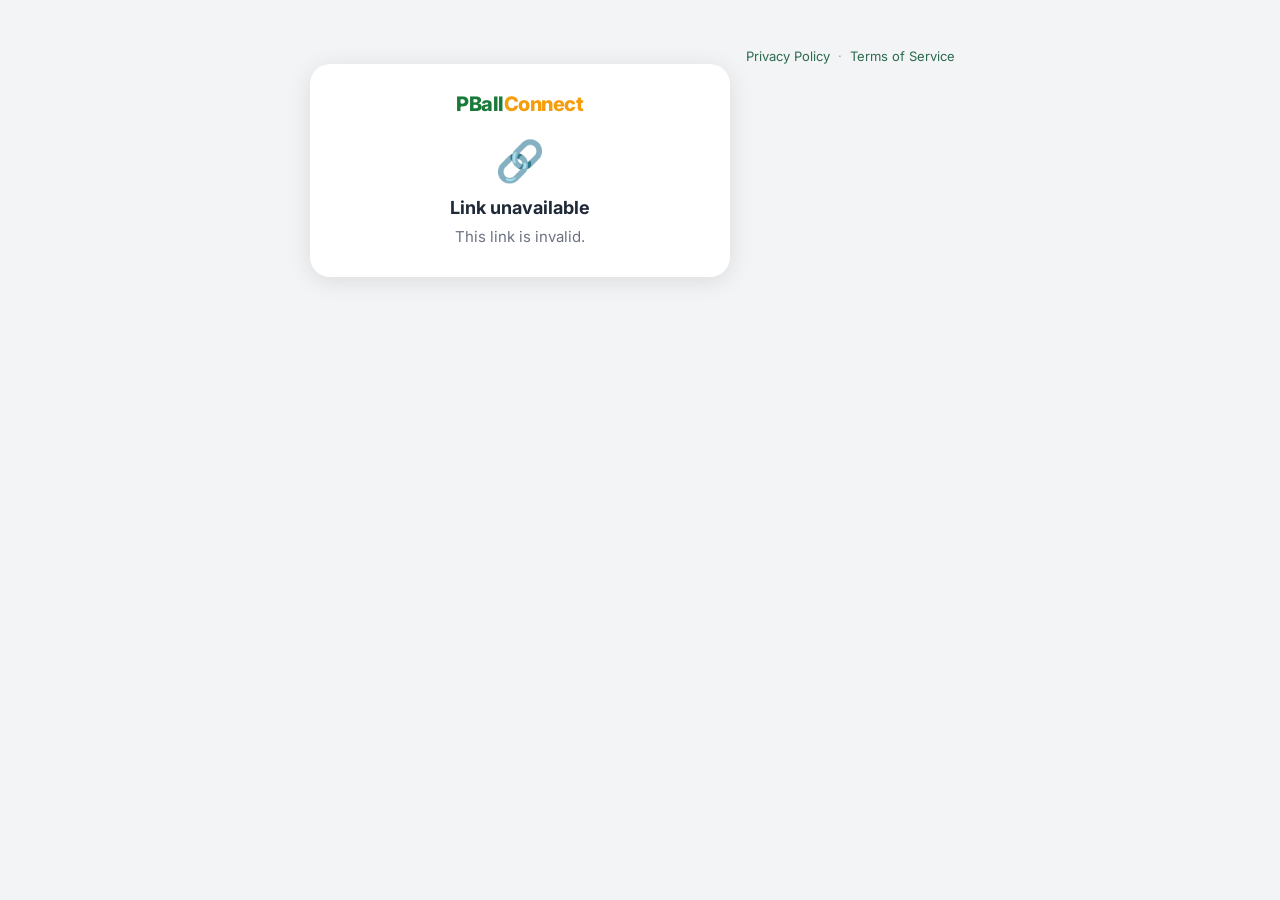
<file: waitlist-promo.html>
<!DOCTYPE html>
<html lang="en">
<head>
  <meta charset="UTF-8">
  <meta name="viewport" content="width=device-width, initial-scale=1.0">
  <title>Spot Available - PBallConnect</title>
  <link rel="preconnect" href="https://fonts.googleapis.com">
  <link href="https://fonts.googleapis.com/css2?family=Inter:wght@400;600;700;800&display=swap" rel="stylesheet">
  <style>
    *, *::before, *::after { box-sizing: border-box; margin: 0; padding: 0; }
    body {
      font-family: 'Inter', -apple-system, BlinkMacSystemFont, sans-serif;
      background: #f3f4f6;
      min-height: 100vh;
      display: flex;
      align-items: flex-start;
      justify-content: center;
      padding: 24px 16px 64px;
    }
    #app { width: 100%; max-width: 420px; }

    .card {
      background: #fff;
      border-radius: 20px;
      padding: 28px 24px;
      box-shadow: 0 4px 24px rgba(0,0,0,0.10);
    }

    .logo { text-align: center; margin-bottom: 20px; }
    .logo-text { font-size: 20px; font-weight: 800; color: #1a7a3a; letter-spacing: -0.5px; }
    .logo-ball { color: #f59e0b; }

    /* Loading */
    .spinner {
      width: 36px; height: 36px;
      border: 3px solid #e5e7eb;
      border-top-color: #1a7a3a;
      border-radius: 50%;
      animation: spin 0.7s linear infinite;
      margin: 40px auto;
    }
    @keyframes spin { to { transform: rotate(360deg); } }

    /* Error / informational */
    .error-icon { font-size: 40px; text-align: center; margin-bottom: 12px; }
    .error-title { font-size: 18px; font-weight: 700; color: #1f2937; text-align: center; margin-bottom: 8px; }
    .error-body { font-size: 15px; color: #6b7280; text-align: center; line-height: 1.5; }

    /* Invite card */
    .greeting { font-size: 24px; font-weight: 800; color: #1f2937; margin-bottom: 4px; }
    .invite-subtitle { font-size: 15px; color: #6b7280; margin-bottom: 20px; }

    .match-details {
      background: #f9fafb;
      border-radius: 12px;
      padding: 16px;
      margin-bottom: 24px;
    }
    .detail-row { display: flex; align-items: flex-start; gap: 10px; margin-bottom: 10px; }
    .detail-row:last-child { margin-bottom: 0; }
    .detail-icon { font-size: 16px; flex-shrink: 0; margin-top: 2px; }
    .detail-label { font-size: 11px; font-weight: 700; color: #9ca3af; text-transform: uppercase; letter-spacing: 0.06em; }
    .detail-value { font-size: 15px; font-weight: 600; color: #1f2937; }

    /* Primary/secondary button row — mirrors showMatchFullConfirm()'s dominant/secondary
       weight relationship in app.js, reversed here since IN is the dominant action */
    .btn-row { display: flex; gap: 10px; align-items: center; }
    .btn-in {
      flex: 1.6;
      padding: 16px;
      border-radius: 10px;
      border: none;
      background: #1a7a3a;
      color: #fff;
      font-weight: 800;
      font-size: 16px;
      cursor: pointer;
      font-family: inherit;
    }
    .btn-out {
      flex: 1;
      padding: 10px;
      border-radius: 8px;
      border: 1px solid #e5e7eb;
      background: #f9fafb;
      color: #374151;
      font-weight: 600;
      font-size: 13px;
      cursor: pointer;
      font-family: inherit;
    }
    .btn-in:disabled, .btn-out:disabled { opacity: 0.5; cursor: not-allowed; }

    /* Standalone action buttons (confirm step, retry, etc.) */
    .btn {
      display: block;
      width: 100%;
      min-height: 52px;
      border-radius: 14px;
      border: none;
      font-size: 17px;
      font-weight: 800;
      font-family: inherit;
      cursor: pointer;
      transition: opacity 0.15s;
      margin-bottom: 12px;
      padding: 0 16px;
    }
    .btn:last-child { margin-bottom: 0; }
    .btn:active { opacity: 0.8; }
    .btn-primary { background: #1a7a3a; color: #fff; }
    .btn-outline { background: #fff; color: #374151; border: 2px solid #d1d5db; }
    .btn-ghost { background: #f3f4f6; color: #6b7280; }
    .btn:disabled { opacity: 0.4; cursor: not-allowed; }
    a.btn { display: flex; align-items: center; justify-content: center; text-decoration: none; }

    /* Confirmation (all success/info paths) */
    .big-icon { font-size: 52px; text-align: center; margin-bottom: 14px; }
    .confirm-title { font-size: 22px; font-weight: 800; color: #1f2937; text-align: center; margin-bottom: 8px; }
    .confirm-msg { font-size: 15px; color: #6b7280; text-align: center; line-height: 1.5; margin-bottom: 24px; }

    /* Match-full informational card — mirrors showMatchFullConfirm()'s amber treatment */
    .match-full-card { border: 2px solid #f59e0b; }
    .match-full-title { font-size: 16px; font-weight: 800; color: #111; margin-bottom: 6px; text-align: center; }
    .match-full-body { font-size: 13px; color: #374151; line-height: 1.6; text-align: center; }

    .hidden { display: none !important; }
  </style>
</head>
<body>
<div id="app">

  <!-- Loading -->
  <div id="stateLoading">
    <div class="card" style="margin-top:40px;">
      <div class="logo"><span class="logo-text">PBall<span class="logo-ball">Connect</span></span></div>
      <div class="spinner"></div>
    </div>
  </div>

  <!-- Error: invalid/expired link -->
  <div id="stateError" class="hidden">
    <div class="card" style="margin-top:40px;">
      <div class="logo"><span class="logo-text">PBall<span class="logo-ball">Connect</span></span></div>
      <div class="error-icon">🔗</div>
      <div class="error-title">Link unavailable</div>
      <div class="error-body" id="errorMsg">This link has expired or is invalid.</div>
    </div>
  </div>

  <!-- Informational: player is no longer in a promotable ('pending') state -->
  <div id="stateNotPromotable" class="hidden">
    <div class="card" style="margin-top:40px;">
      <div class="logo"><span class="logo-text">PBall<span class="logo-ball">Connect</span></span></div>
      <div class="error-icon">ℹ️</div>
      <div class="error-title">Nothing to respond to</div>
      <div class="error-body" id="notPromotableMsg">This match is no longer available.</div>
    </div>
  </div>

  <!-- State 1: Invite card -->
  <div id="stateInvite" class="hidden">
    <div class="card">
      <div class="logo"><span class="logo-text">PBall<span class="logo-ball">Connect</span></span></div>
      <div class="greeting" id="inviteGreeting">A spot opened up!</div>
      <div class="invite-subtitle" id="inviteSubtitle">Here's the match:</div>
      <div class="match-details" id="matchDetailsFull"></div>
      <div class="btn-row">
        <button class="btn-in" id="btnIn" onclick="handleInTap()">✅ I'M IN</button>
        <button class="btn-out" id="btnOut" onclick="handleOutTap()">OUT</button>
      </div>
    </div>
  </div>

  <!-- State 2: Confirm before submitting 'in' -->
  <div id="stateConfirmIn" class="hidden">
    <div class="card" style="margin-top:40px;">
      <div class="logo"><span class="logo-text">PBall<span class="logo-ball">Connect</span></span></div>
      <div class="big-icon">🎾</div>
      <div class="confirm-title">Are you sure?</div>
      <div class="confirm-msg">You'll be confirmed for this match.</div>
      <button class="btn btn-primary" id="btnConfirmIn" onclick="confirmIn()">Yes, Confirm Me</button>
      <button class="btn btn-outline" id="btnCancelIn" onclick="cancelIn()">Cancel</button>
    </div>
  </div>

  <!-- State 3: Match already claimed (mirrors showMatchFullConfirm() styling) — informational only -->
  <div id="stateMatchFull" class="hidden">
    <div class="card match-full-card" style="margin-top:40px;">
      <div class="logo"><span class="logo-text">PBall<span class="logo-ball">Connect</span></span></div>
      <div class="match-full-title">⏳ Spot Already Taken</div>
      <div class="match-full-body">Someone claimed that spot just before you. Nothing more to do here — check the app to see other matches.</div>
    </div>
  </div>

  <!-- State 4: Generic submit error -->
  <div id="stateSubmitError" class="hidden">
    <div class="card" style="margin-top:40px;">
      <div class="logo"><span class="logo-text">PBall<span class="logo-ball">Connect</span></span></div>
      <div class="error-icon">⚠️</div>
      <div class="error-title">Something went wrong</div>
      <div class="error-body" style="margin-bottom:20px;">Please try again, or open the app to respond.</div>
      <button class="btn btn-outline" onclick="showState('stateInvite')">Try Again</button>
    </div>
  </div>

  <!-- State 5: Success / acknowledgment (in or out) -->
  <div id="stateConfirm" class="hidden">
    <div class="card" style="margin-top:40px;">
      <div class="logo"><span class="logo-text">PBall<span class="logo-ball">Connect</span></span></div>
      <div class="big-icon" id="confirmIcon">🎾</div>
      <div class="confirm-title" id="confirmTitle">You're confirmed!</div>
      <div class="confirm-msg" id="confirmMsg">See you on the court.</div>
      <a class="btn btn-primary hidden" id="btnSeeMatch" href="#">See Match Details</a>
    </div>
  </div>

</div>
<script>
  var _token = '';
  var _matchDetails = null;

  var ALL_STATES = ['stateLoading','stateError','stateNotPromotable','stateInvite','stateConfirmIn','stateMatchFull','stateSubmitError','stateConfirm'];

  function showState(id) {
    ALL_STATES.forEach(function(s) {
      document.getElementById(s).classList.toggle('hidden', s !== id);
    });
  }

  function showError(msg) {
    document.getElementById('errorMsg').textContent = msg || 'This link has expired or is invalid.';
    showState('stateError');
  }

  function showConfirm(icon, title, msg, matchUrl) {
    document.getElementById('confirmIcon').textContent = icon;
    document.getElementById('confirmTitle').textContent = title;
    document.getElementById('confirmMsg').textContent = msg;
    var btnSeeMatch = document.getElementById('btnSeeMatch');
    if (matchUrl) {
      btnSeeMatch.href = matchUrl;
      btnSeeMatch.classList.remove('hidden');
    } else {
      btnSeeMatch.classList.add('hidden');
    }
    showState('stateConfirm');
  }

  function esc(str) {
    return String(str || '').replace(/&/g,'&amp;').replace(/</g,'&lt;').replace(/>/g,'&gt;').replace(/"/g,'&quot;');
  }

  function fmtDate(dateStr) {
    if (!dateStr) return '';
    var d = new Date(dateStr + 'T00:00:00');
    return d.toLocaleDateString('en-US', { weekday: 'long', month: 'long', day: 'numeric' });
  }

  function fmtTime(timeStr) {
    if (!timeStr) return '';
    var parts = timeStr.split(':');
    var h = parseInt(parts[0], 10);
    var m = parts[1] || '00';
    var ampm = h >= 12 ? 'PM' : 'AM';
    h = h % 12 || 12;
    return h + ':' + m + ' ' + ampm;
  }

  function fmtMatchType(matchType) {
    if (matchType === 'singles') return 'Singles';
    if (matchType === 'doubles') return 'Doubles';
    return matchType || '';
  }

  function fmtGenderPref(genderPref) {
    var map = { open: 'Open', either: 'Open', mixed: 'Mixed', same: 'Same Gender', mens: "Men's", womens: "Women's" };
    return map[genderPref] || '';
  }

  function detailRow(icon, label, value) {
    return '<div class="detail-row">' +
      '<span class="detail-icon">' + icon + '</span>' +
      '<div><div class="detail-label">' + esc(label) + '</div>' +
      '<div class="detail-value">' + esc(value) + '</div></div>' +
      '</div>';
  }

  function buildDetailRows(details) {
    if (!details) return '<div style="color:#9ca3af;font-size:14px;">Match details unavailable.</div>';
    var html = '';
    html += detailRow('👤', 'Organizer', details.organizer_name || (details.organizer_email ? details.organizer_email.split('@')[0] : 'Unknown'));
    if (details.court_name) html += detailRow('📍', 'Location', details.court_name);
    if (details.match_date) html += detailRow('📅', 'Date', fmtDate(details.match_date));
    if (details.time_start) {
      var timeVal = fmtTime(details.time_start) + (details.time_end ? ' – ' + fmtTime(details.time_end) : '');
      html += detailRow('⏰', 'Time', timeVal);
    }
    var typeLabel = [fmtMatchType(details.match_type), fmtGenderPref(details.gender_pref)].filter(Boolean).join(' · ');
    if (typeLabel) html += detailRow('🏓', 'Format', typeLabel);
    return html;
  }

  function notPromotableMessage(status) {
    if (status === 'in')            return "You're already confirmed for this match!";
    if (status === 'out')           return "You've already responded to this match.";
    if (status === 'waitlist')      return "You're back on the waitlist for this match.";
    if (status === 'waitlist_left') return "You've already left the waitlist for this match.";
    return 'This match is no longer available.';
  }

  // ── IN / OUT handlers ──────────────────────────────────────────────────────
  function handleInTap() {
    showState('stateConfirmIn');
  }

  function handleOutTap() {
    document.getElementById('btnIn').disabled = true;
    document.getElementById('btnOut').disabled = true;
    respond('out');
  }

  function confirmIn() {
    document.getElementById('btnConfirmIn').disabled = true;
    document.getElementById('btnCancelIn').disabled = true;
    respond('in');
  }

  function cancelIn() {
    showState('stateInvite');
  }

  // ── Submit response ────────────────────────────────────────────────────────
  function respond(response) {
    fetch('/api/waitlist-promo-respond', {
      method: 'POST',
      headers: { 'Content-Type': 'application/json' },
      body: JSON.stringify({ token: _token, response: response })
    })
    .then(function(r) { return r.json(); })
    .then(async function(data) {
      if (data.success && data.response === 'in') {
        var matchUrl = '';
        if (_matchDetails && _matchDetails.id) {
          try {
            var mvRes = await fetch('/api/match-view-token', {
              method: 'POST',
              headers: { 'Content-Type': 'application/json' },
              body: JSON.stringify({ matchId: _matchDetails.id, responseToken: _token })
            });
            if (mvRes.ok) {
              var mvData = await mvRes.json();
              if (mvData.url) matchUrl = mvData.url;
            }
          } catch (mvErr) {}
        }
        showConfirm('🎾', "You're confirmed!", 'See you on the court.', matchUrl);
      } else if (data.success && data.response === 'out') {
        showConfirm('👋', 'Got it', "Thanks for letting us know.");
      } else if (!data.success && data.reason === 'MATCH_FULL') {
        showState('stateMatchFull');
      } else {
        showState('stateSubmitError');
      }
    })
    .catch(function() {
      showState('stateSubmitError');
    });
  }

  // ── Init ────────────────────────────────────────────────────────────────────
  (function init() {
    var params = new URLSearchParams(window.location.search);
    _token = params.get('t') || '';

    if (!_token) {
      showError('This link is invalid.');
      return;
    }

    fetch('/api/waitlist-promo-lookup?t=' + encodeURIComponent(_token))
    .then(function(r) {
      if (!r.ok) {
        return r.json().then(function(d) { throw new Error(d.error || 'Invalid link.'); });
      }
      return r.json();
    })
    .then(function(data) {
      var status = data.currentResponseStatus;
      if (status !== 'pending') {
        document.getElementById('notPromotableMsg').textContent = notPromotableMessage(status);
        showState('stateNotPromotable');
        return;
      }

      _matchDetails = data.matchDetails || null;

      var firstName = data.playerFirstName || '';
      document.getElementById('inviteGreeting').textContent = firstName ? ('Hey ' + firstName + '!') : 'A spot opened up!';
      document.getElementById('inviteSubtitle').textContent = 'A spot opened up:';
      document.getElementById('matchDetailsFull').innerHTML = buildDetailRows(data.matchDetails);

      showState('stateInvite');
    })
    .catch(function(e) {
      showError((e && e.message) || 'This link has expired or is invalid.');
    });
  }());
</script>
<footer style="text-align:center;padding:24px 16px;font-size:13px;color:#9ca3af;">
  <a href="privacy.html" target="_blank" style="color:#2d6a4f;text-decoration:none;">Privacy Policy</a>
  &nbsp;&middot;&nbsp;
  <a href="terms.html" target="_blank" style="color:#2d6a4f;text-decoration:none;">Terms of Service</a>
</footer>
</body>
</html>
</file>
